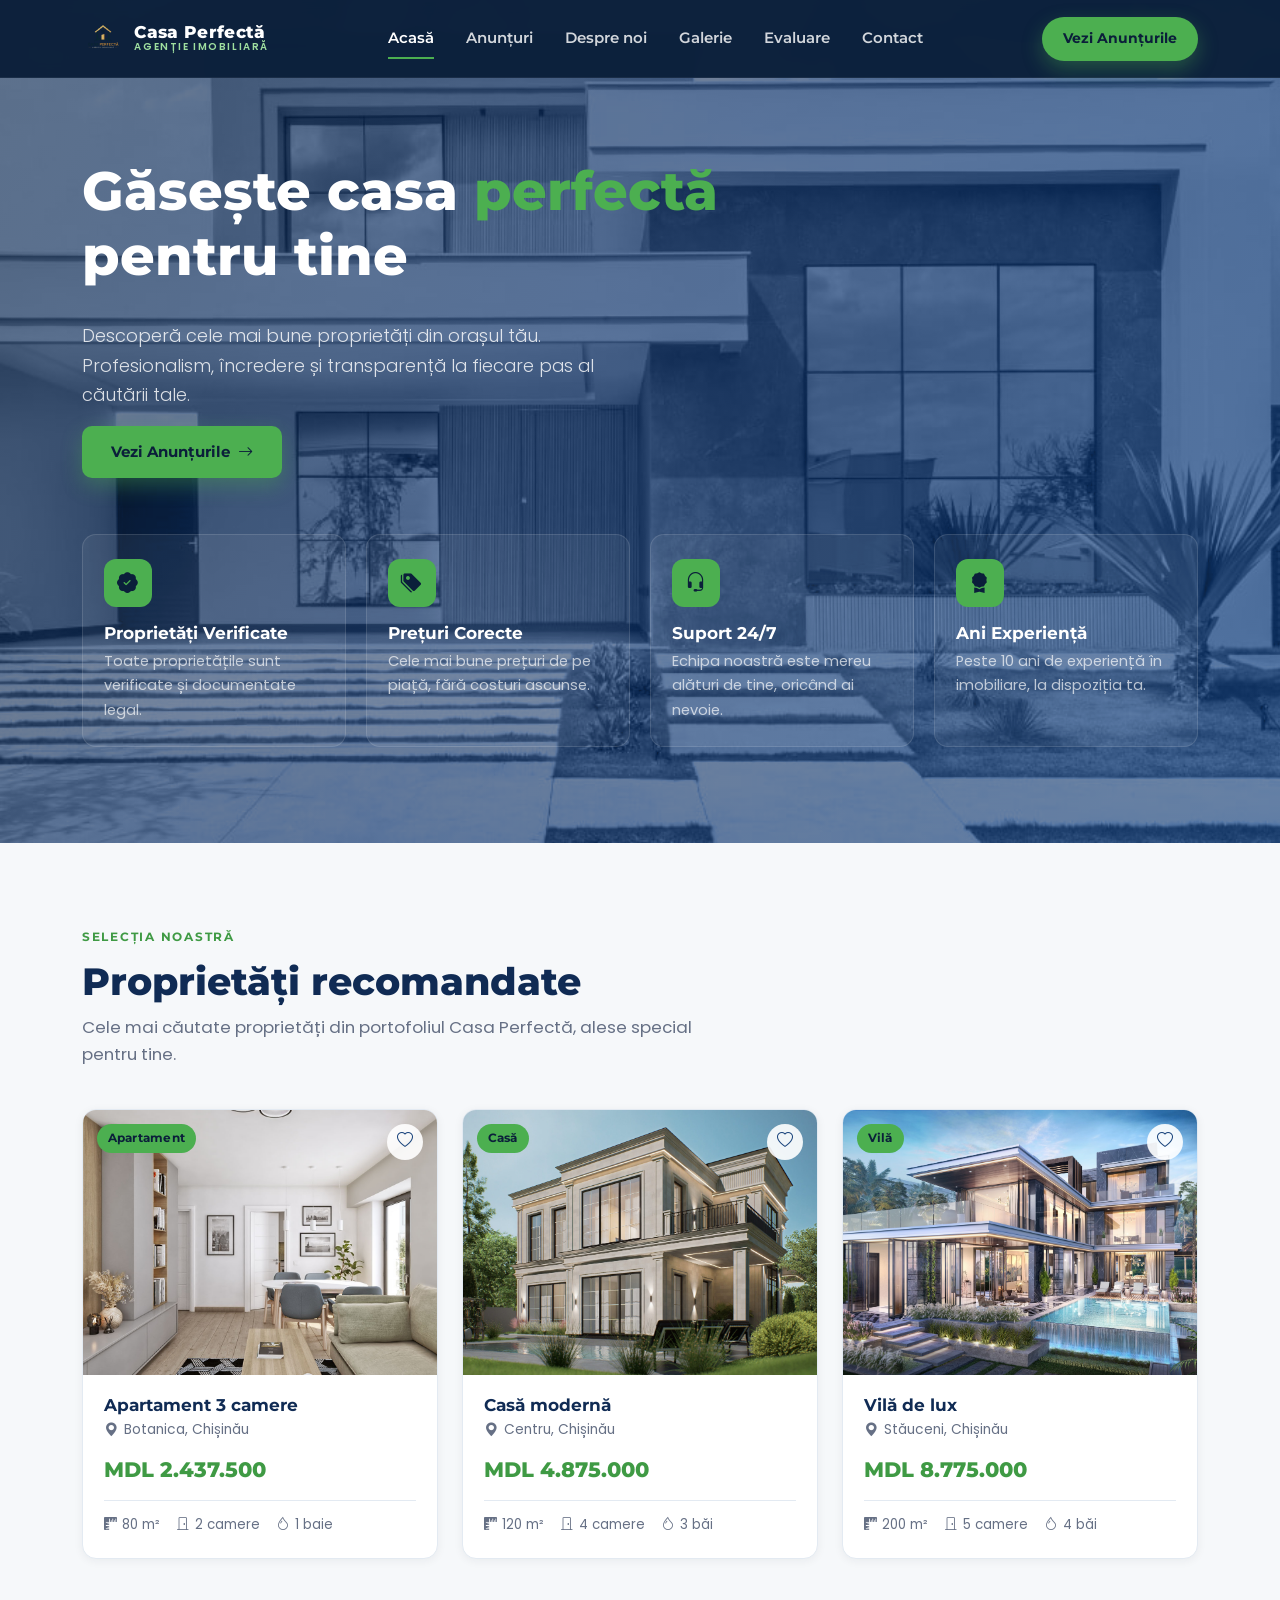
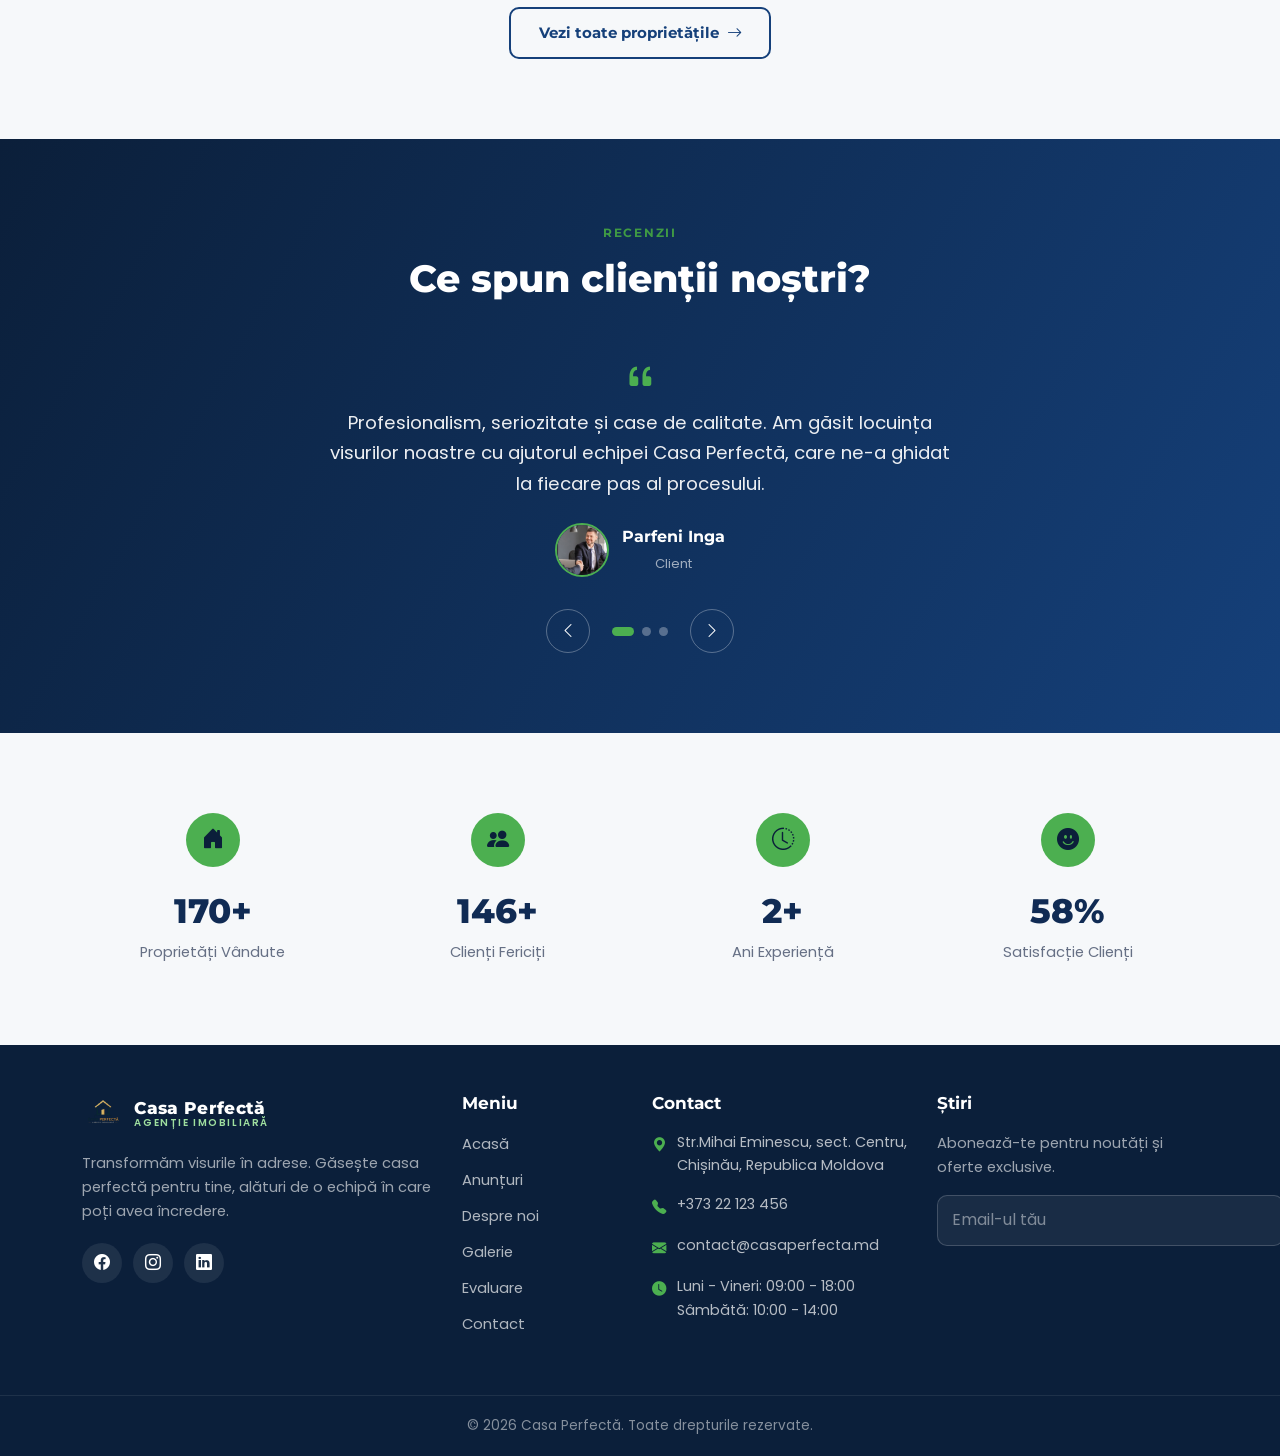
<file: index.html>
<!doctype html>
<html lang="ro-MD">
  <head>
    <meta charset="UTF-8" />
    <meta name="viewport" content="width=device-width, initial-scale=1.0" />
    <title>Casa Perfectă – Agenție Imobiliară din Republica Moldova</title>
    <link rel="shortcut icon" href="favicon.ico" type="image/png" />
    <meta
      name="description"
      content="Găsește casa perfectă pentru tine. Anunțuri imobiliare verificate, evaluare gratuită și suport 24/7 de la o agenție de încredere."
    />
    <meta name="robots" content="index, follow" />
    <link rel="canonical" href="index.html" />

    <meta
      property="og:title"
      content="Casa Perfectă – Agenție Imobiliară din Republica Moldova"
    />
    <meta
      property="og:description"
      content="Anunțuri imobiliare verificate, evaluare gratuită și suport 24/7."
    />
    <meta property="og:type" content="website" />
    <meta property="og:image" content="img/hero/hero-home.jpg" />

    <link rel="icon" type="image/png" href="img/logo.png" />
    <link rel="apple-touch-icon" href="img/logo.png" />

    <link rel="preconnect" href="https://fonts.googleapis.com" />
    <link rel="preconnect" href="https://fonts.gstatic.com" crossorigin />
    <link
      href="https://fonts.googleapis.com/css2?family=Montserrat:wght@500;600;700;800&family=Poppins:wght@300;400;500;600&display=swap"
      rel="stylesheet"
    />
    <link
      href="https://cdn.jsdelivr.net/npm/bootstrap@5.3.3/dist/css/bootstrap.min.css"
      rel="stylesheet"
    />
    <link
      href="https://cdn.jsdelivr.net/npm/bootstrap-icons@1.11.3/font/bootstrap-icons.css"
      rel="stylesheet"
    />
    <link href="css/style.css" rel="stylesheet" />
  </head>
  <body>
    <a href="#main-content" class="skip-link">Sari la conținutul principal</a>

    <header>
      <nav class="site-navbar" id="siteNavbar">
        <div class="container navbar-inner">
          <a href="index.html" class="brand" aria-label="Casa Perfectă – Acasă">
            <img
              src="img/logo.png"
              alt="Sigla agenției imobiliare Casa Perfectă"
              width="42"
              height="42"
            />
            <span class="brand-text"
              ><strong>Casa Perfectă</strong
              ><span>Agenție Imobiliară</span></span
            >
          </a>
          <ul class="nav-links d-none d-lg-flex">
            <li>
              <a href="index.html" class="active" aria-current="page">Acasă</a>
            </li>
            <li><a href="listings.html">Anunțuri</a></li>
            <li><a href="about.html">Despre noi</a></li>
            <li><a href="gallery.html">Galerie</a></li>
            <li><a href="evaluation.html">Evaluare</a></li>
            <li><a href="contact.html">Contact</a></li>
          </ul>
          <div class="d-none d-lg-block">
            <a href="listings.html" class="btn btn-gold btn-sm-pill"
              >Vezi Anunțurile</a
            >
          </div>
          <button
            class="navbar-toggler-custom d-lg-none"
            type="button"
            data-bs-toggle="offcanvas"
            data-bs-target="#mobileMenu"
            aria-controls="mobileMenu"
            aria-label="Deschide meniul de navigare"
          >
            <i class="bi bi-list"></i>
          </button>
        </div>
      </nav>

      <div
        class="offcanvas offcanvas-end offcanvas-menu"
        tabindex="-1"
        id="mobileMenu"
        aria-labelledby="mobileMenuLabel"
      >
        <div class="offcanvas-header">
          <a href="index.html" class="brand">
            <img
              src="img/logo.png"
              alt="Casa Perfectă"
              width="38"
              height="38"
            />
            <span class="brand-text"
              ><strong>Casa Perfectă</strong
              ><span>Agenție Imobiliară</span></span
            >
          </a>
          <button
            type="button"
            class="btn-close btn-close-custom"
            data-bs-dismiss="offcanvas"
            aria-label="Închide meniul"
          ></button>
        </div>
        <div class="offcanvas-body d-flex flex-column">
          <ul class="nav-links">
            <li>
              <a href="index.html" class="active" aria-current="page">Acasă</a>
            </li>
            <li><a href="listings.html">Anunțuri</a></li>
            <li><a href="about.html">Despre noi</a></li>
            <li><a href="gallery.html">Galerie</a></li>
            <li><a href="evaluation.html">Evaluare</a></li>
            <li><a href="contact.html">Contact</a></li>
          </ul>
          <a href="listings.html" class="btn btn-gold w-100">Vezi Anunțurile</a>
          <a
            href="tel:+37322123456"
            class="btn btn-outline-light-custom w-100 mt-2"
            >Sună acum</a
          >
        </div>
      </div>
    </header>

    <main id="main-content">
      <section class="hero hero-home">
        <div class="container">
          <h1>
            Găsește casa <span class="text-gold">perfectă</span> pentru tine
          </h1>
          <p class="lead">
            Descoperă cele mai bune proprietăți din orașul tău. Profesionalism,
            încredere și transparență la fiecare pas al căutării tale.
          </p>
          <a href="listings.html" class="btn btn-gold"
            >Vezi Anunțurile <i class="bi bi-arrow-right"></i
          ></a>

          <div class="advantage-strip">
            <div class="advantage-card">
              <div class="adv-icon"><i class="bi bi-patch-check-fill"></i></div>
              <h3>Proprietăți Verificate</h3>
              <p>Toate proprietățile sunt verificate și documentate legal.</p>
            </div>
            <div class="advantage-card">
              <div class="adv-icon"><i class="bi bi-tags-fill"></i></div>
              <h3>Prețuri Corecte</h3>
              <p>Cele mai bune prețuri de pe piață, fără costuri ascunse.</p>
            </div>
            <div class="advantage-card">
              <div class="adv-icon"><i class="bi bi-headset"></i></div>
              <h3>Suport 24/7</h3>
              <p>
                Echipa noastră este mereu alături de tine, oricând ai nevoie.
              </p>
            </div>
            <div class="advantage-card">
              <div class="adv-icon"><i class="bi bi-award-fill"></i></div>
              <h3>Ani Experiență</h3>
              <p>Peste 10 ani de experiență în imobiliare, la dispoziția ta.</p>
            </div>
          </div>
        </div>
      </section>

      <section class="section-pad bg-beige">
        <div class="container">
          <div
            class="d-flex flex-wrap justify-content-between align-items-end mb-4"
          >
            <div>
              <span class="eyebrow">Selecția noastră</span>
              <h2 class="section-title">Proprietăți recomandate</h2>
              <p class="section-subtitle">
                Cele mai căutate proprietăți din portofoliul Casa Perfectă,
                alese special pentru tine.
              </p>
            </div>
          </div>

          <div class="row g-4">
            <div class="col-md-6 col-lg-4">
              <article class="property-card">
                <div class="pc-media">
                  <span class="pc-badge">Apartament</span>
                  <button class="pc-fav" aria-label="Adaugă la favorite">
                    <i class="bi bi-heart"></i>
                  </button>
                  <img
                    src="img/properties/property-2.jpg"
                    alt="Apartament cu 3 camere de vânzare în Chișinău, Botanica"
                    loading="lazy"
                    width="800"
                    height="600"
                  />
                </div>
                <div class="pc-body">
                  <h3>
                    <a href="listings.html#property-2">Apartament 3 camere</a>
                  </h3>
                  <p class="pc-location">
                    <i class="bi bi-geo-alt-fill"></i> Botanica, Chișinău
                  </p>
                  <p class="pc-price">MDL 2.437.500</p>
                  <div class="pc-specs">
                    <span><i class="bi bi-rulers"></i> 80 m²</span>
                    <span><i class="bi bi-door-closed"></i> 2 camere</span>
                    <span><i class="bi bi-droplet"></i> 1 baie</span>
                  </div>
                </div>
              </article>
            </div>
            <div class="col-md-6 col-lg-4">
              <article class="property-card">
                <div class="pc-media">
                  <span class="pc-badge">Casă</span>
                  <button class="pc-fav" aria-label="Adaugă la favorite">
                    <i class="bi bi-heart"></i>
                  </button>
                  <img
                    src="img/properties/property-3.jpg"
                    alt="Casă modernă de vânzare în Chișinău, Centru"
                    loading="lazy"
                    width="800"
                    height="600"
                  />
                </div>
                <div class="pc-body">
                  <h3><a href="listings.html#property-3">Casă modernă</a></h3>
                  <p class="pc-location">
                    <i class="bi bi-geo-alt-fill"></i> Centru, Chișinău
                  </p>
                  <p class="pc-price">MDL 4.875.000</p>
                  <div class="pc-specs">
                    <span><i class="bi bi-rulers"></i> 120 m²</span>
                    <span><i class="bi bi-door-closed"></i> 4 camere</span>
                    <span><i class="bi bi-droplet"></i> 3 băi</span>
                  </div>
                </div>
              </article>
            </div>
            <div class="col-md-6 col-lg-4">
              <article class="property-card">
                <div class="pc-media">
                  <span class="pc-badge">Vilă</span>
                  <button class="pc-fav" aria-label="Adaugă la favorite">
                    <i class="bi bi-heart"></i>
                  </button>
                  <img
                    src="img/properties/property-4.jpg"
                    alt="Vilă de lux de vânzare în Stăuceni, Chișinău"
                    loading="lazy"
                    width="800"
                    height="600"
                  />
                </div>
                <div class="pc-body">
                  <h3><a href="listings.html#property-4">Vilă de lux</a></h3>
                  <p class="pc-location">
                    <i class="bi bi-geo-alt-fill"></i> Stăuceni, Chișinău
                  </p>
                  <p class="pc-price">MDL 8.775.000</p>
                  <div class="pc-specs">
                    <span><i class="bi bi-rulers"></i> 200 m²</span>
                    <span><i class="bi bi-door-closed"></i> 5 camere</span>
                    <span><i class="bi bi-droplet"></i> 4 băi</span>
                  </div>
                </div>
              </article>
            </div>
          </div>

          <div class="text-center mt-5">
            <a href="listings.html" class="btn btn-outline-navy"
              >Vezi toate proprietățile <i class="bi bi-arrow-right"></i
            ></a>
          </div>
        </div>
      </section>

      <section class="section-pad testimonial-section">
        <div class="container">
          <div class="text-center mb-5">
            <span class="eyebrow">Recenzii</span>
            <h2 class="section-title">Ce spun clienții noștri?</h2>
          </div>

          <div class="testimonial-slider" id="testimonialSlider">
            <div class="testimonial-track">
              <div class="testimonial-slides" id="testimonialSlides">
                <div class="testimonial-slide">
                  <i class="bi bi-quote quote-icon"></i>
                  <p class="quote">
                    Profesionalism, seriozitate și case de calitate. Am găsit
                    locuința visurilor noastre cu ajutorul echipei Casa
                    Perfectă, care ne-a ghidat la fiecare pas al procesului.
                  </p>
                  <div class="testimonial-author">
                    <img
                      src="img/team/client-1.jpg"
                      alt="Parfeni Inga, client Casa Perfectă"
                      width="54"
                      height="54"
                      loading="lazy"
                    />
                    <span>
                      <span class="name">Parfeni Inga</span>
                      <span class="role">Client</span>
                    </span>
                  </div>
                </div>
                <div class="testimonial-slide">
                  <i class="bi bi-quote quote-icon"></i>
                  <p class="quote">
                    Am vândut apartamentul în doar trei săptămâni, la un preț
                    excelent. Echipa a fost mereu disponibilă și transparentă în
                    privința fiecărui detaliu al tranzacției.
                  </p>
                  <div class="testimonial-author">
                    <img
                      src="img/team/client-2.jpg"
                      alt="Cozma Petru, client Casa Perfectă"
                      width="54"
                      height="54"
                      loading="lazy"
                    />
                    <span>
                      <span class="name">Cozma Petru</span>
                      <span class="role">Client</span>
                    </span>
                  </div>
                </div>
                <div class="testimonial-slide">
                  <i class="bi bi-quote quote-icon"></i>
                  <p class="quote">
                    Recomand cu încredere Casa Perfectă! Calculatorul de credit
                    și evaluarea gratuită m-au ajutat să iau decizia corectă
                    rapid, fără bătăi de cap.
                  </p>
                  <div class="testimonial-author">
                    <img
                      src="img/team/client-3.jpg"
                      alt="Balaban Bogdan, client Casa Perfectă"
                      width="54"
                      height="54"
                      loading="lazy"
                    />
                    <span>
                      <span class="name">Balaban Bogdan</span>
                      <span class="role">Client</span>
                    </span>
                  </div>
                </div>
              </div>
            </div>

            <div class="slider-controls">
              <button
                class="slider-arrow"
                id="testimonialPrev"
                aria-label="Recenzia anterioară"
              >
                <i class="bi bi-chevron-left"></i>
              </button>
              <div class="slider-dots" id="testimonialDots"></div>
              <button
                class="slider-arrow"
                id="testimonialNext"
                aria-label="Recenzia următoare"
              >
                <i class="bi bi-chevron-right"></i>
              </button>
            </div>
          </div>
        </div>
      </section>

      <section class="section-pad bg-beige">
        <div class="container">
          <div class="counter-row">
            <div class="counter-item">
              <div class="counter-icon">
                <i class="bi bi-house-door-fill"></i>
              </div>
              <span class="counter-num" data-target="234" data-suffix="+"
                >0</span
              >
              <span class="counter-label">Proprietăți Vândute</span>
            </div>
            <div class="counter-item">
              <div class="counter-icon"><i class="bi bi-people-fill"></i></div>
              <span class="counter-num" data-target="201" data-suffix="+"
                >0</span
              >
              <span class="counter-label">Clienți Fericiți</span>
            </div>
            <div class="counter-item">
              <div class="counter-icon">
                <i class="bi bi-clock-history"></i>
              </div>
              <span class="counter-num" data-target="4" data-suffix="+">0</span>
              <span class="counter-label">Ani Experiență</span>
            </div>
            <div class="counter-item">
              <div class="counter-icon">
                <i class="bi bi-emoji-smile-fill"></i>
              </div>
              <span class="counter-num" data-target="80" data-suffix="%"
                >0</span
              >
              <span class="counter-label">Satisfacție Clienți</span>
            </div>
          </div>
        </div>
      </section>
    </main>

    <footer class="site-footer">
      <div class="container py-5">
        <div class="row gy-4">
          <div class="col-lg-4 col-md-6">
            <a href="index.html" class="brand mb-3 d-inline-flex">
              <img
                src="img/logo.png"
                alt="Casa Perfectă"
                width="42"
                height="42"
              />
              <span class="brand-text"
                ><strong>Casa Perfectă</strong
                ><span>Agenție Imobiliară</span></span
              >
            </a>
            <p>
              Transformăm visurile în adrese. Găsește casa perfectă pentru tine,
              alături de o echipă în care poți avea încredere.
            </p>
            <div class="social-icons">
              <a
                href="https://facebook.com"
                target="_blank"
                rel="noopener noreferrer"
                aria-label="Pagina noastră de Facebook"
                ><i class="bi bi-facebook"></i
              ></a>
              <a
                href="https://instagram.com"
                target="_blank"
                rel="noopener noreferrer"
                aria-label="Pagina noastră de Instagram"
                ><i class="bi bi-instagram"></i
              ></a>
              <a
                href="https://linkedin.com"
                target="_blank"
                rel="noopener noreferrer"
                aria-label="Pagina noastră de LinkedIn"
                ><i class="bi bi-linkedin"></i
              ></a>
            </div>
          </div>
          <div class="col-lg-2 col-md-6">
            <h3>Meniu</h3>
            <ul class="footer-links">
              <li><a href="index.html">Acasă</a></li>
              <li><a href="listings.html">Anunțuri</a></li>
              <li><a href="about.html">Despre noi</a></li>
              <li><a href="gallery.html">Galerie</a></li>
              <li><a href="evaluation.html">Evaluare</a></li>
              <li><a href="contact.html">Contact</a></li>
            </ul>
          </div>
          <div class="col-lg-3 col-md-6">
            <h3>Contact</h3>
            <ul class="footer-contact">
              <li>
                <i class="bi bi-geo-alt-fill"></i
                ><span
                  >Str.Mihai Eminescu, sect. Centru, Chișinău, Republica
                  Moldova</span
                >
              </li>
              <li>
                <i class="bi bi-telephone-fill"></i
                ><span><a href="tel:+37322123456">+373 22 123 456</a></span>
              </li>
              <li>
                <i class="bi bi-envelope-fill"></i
                ><span
                  ><a href="mailto:contact@casaperfecta.md"
                    >contact@casaperfecta.md</a
                  ></span
                >
              </li>
              <li>
                <i class="bi bi-clock-fill"></i
                ><span
                  >Luni - Vineri: 09:00 - 18:00<br />Sâmbătă: 10:00 -
                  14:00</span
                >
              </li>
            </ul>
          </div>
          <div class="col-lg-3 col-md-6">
            <h3>Știri</h3>
            <p>Abonează-te pentru noutăți și oferte exclusive.</p>
            <form class="newsletter-form" id="newsletterForm" novalidate>
              <label for="newsletterEmail" class="visually-hidden"
                >Adresa ta de email</label
              >
              <input
                type="email"
                id="newsletterEmail"
                placeholder="Email-ul tău"
                required
              />
              <button type="submit" aria-label="Abonează-te">
                <i class="bi bi-send-fill"></i>
              </button>
            </form>
          </div>
        </div>
      </div>
      <div class="footer-bottom">
        <div class="container">
          &copy; <span id="currentYear">2026</span> Casa Perfectă. Toate
          drepturile rezervate.
        </div>
      </div>
    </footer>

    <button class="back-to-top" id="backToTop" aria-label="Înapoi sus">
      <i class="bi bi-arrow-up"></i>
    </button>

    <script src="https://cdn.jsdelivr.net/npm/bootstrap@5.3.3/dist/js/bootstrap.bundle.min.js"></script>
    <script src="js/main.js" defer></script>
  </body>
</html>
</file>
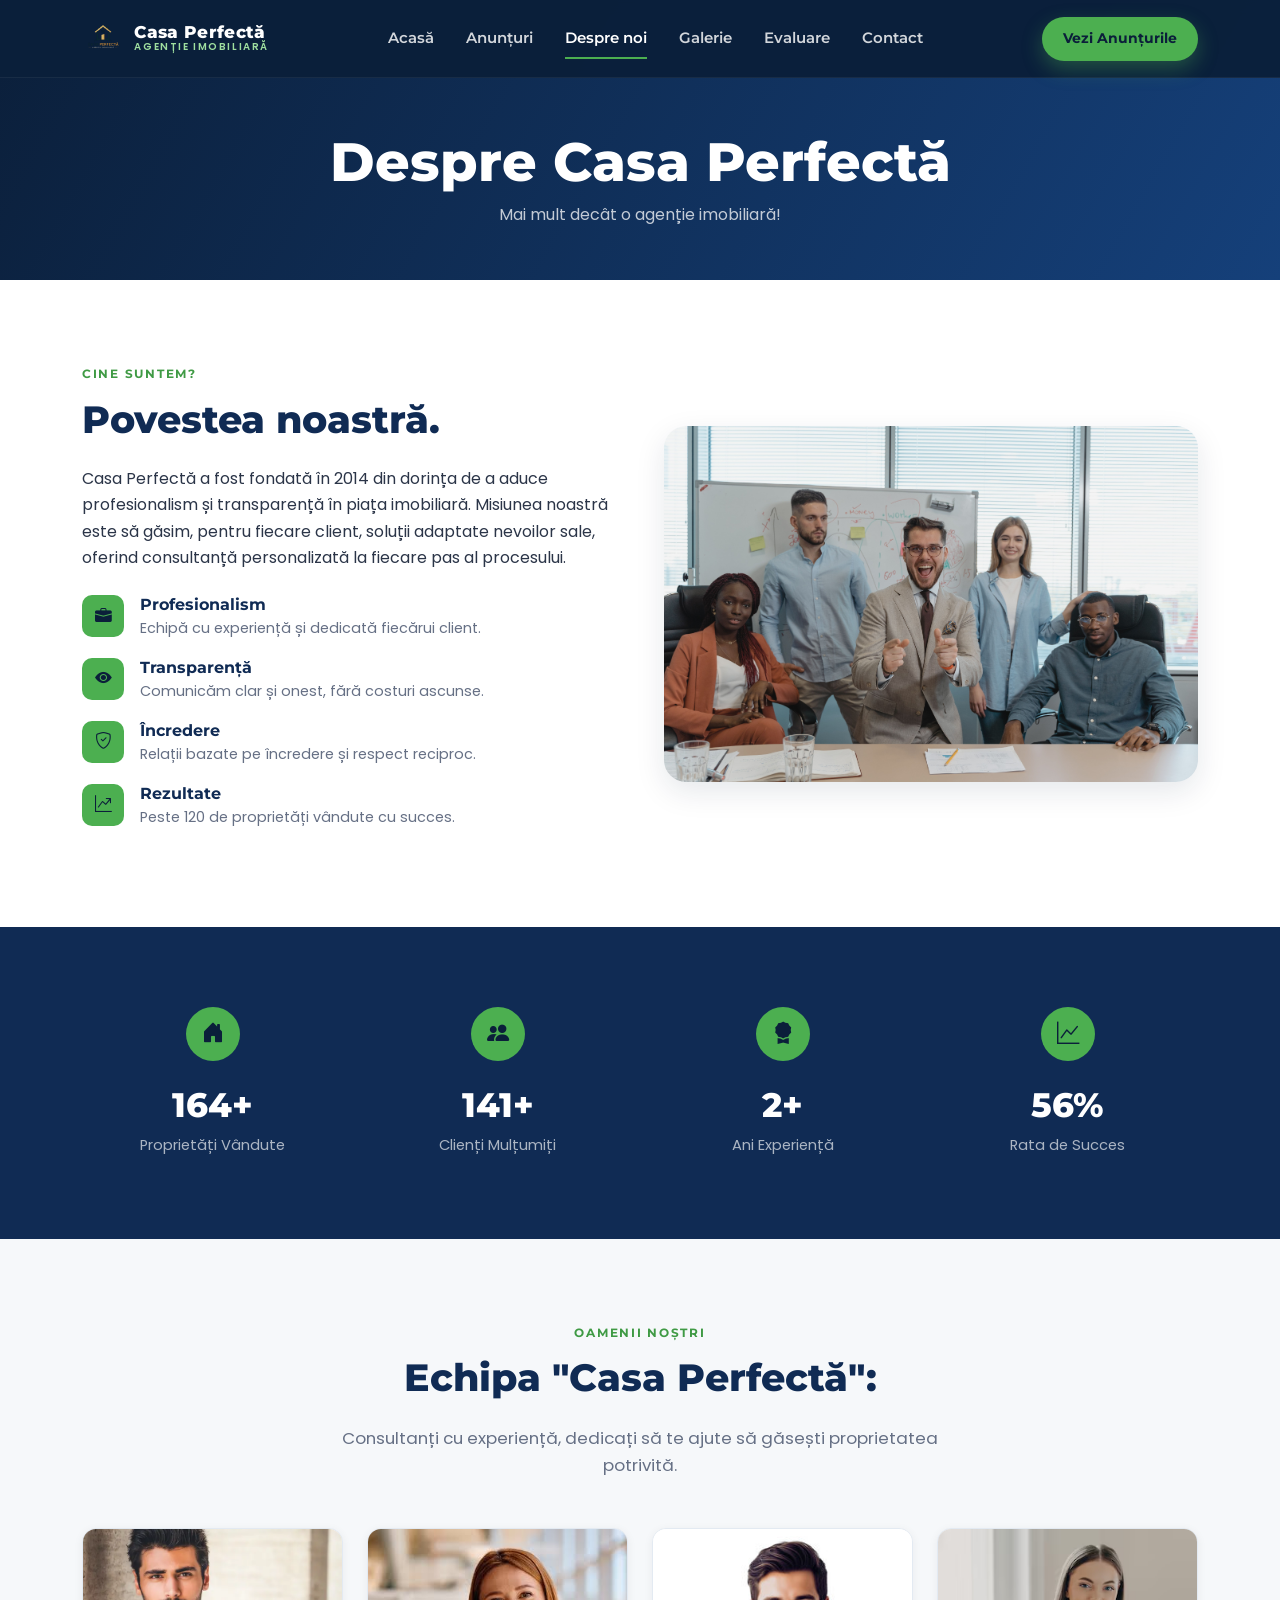
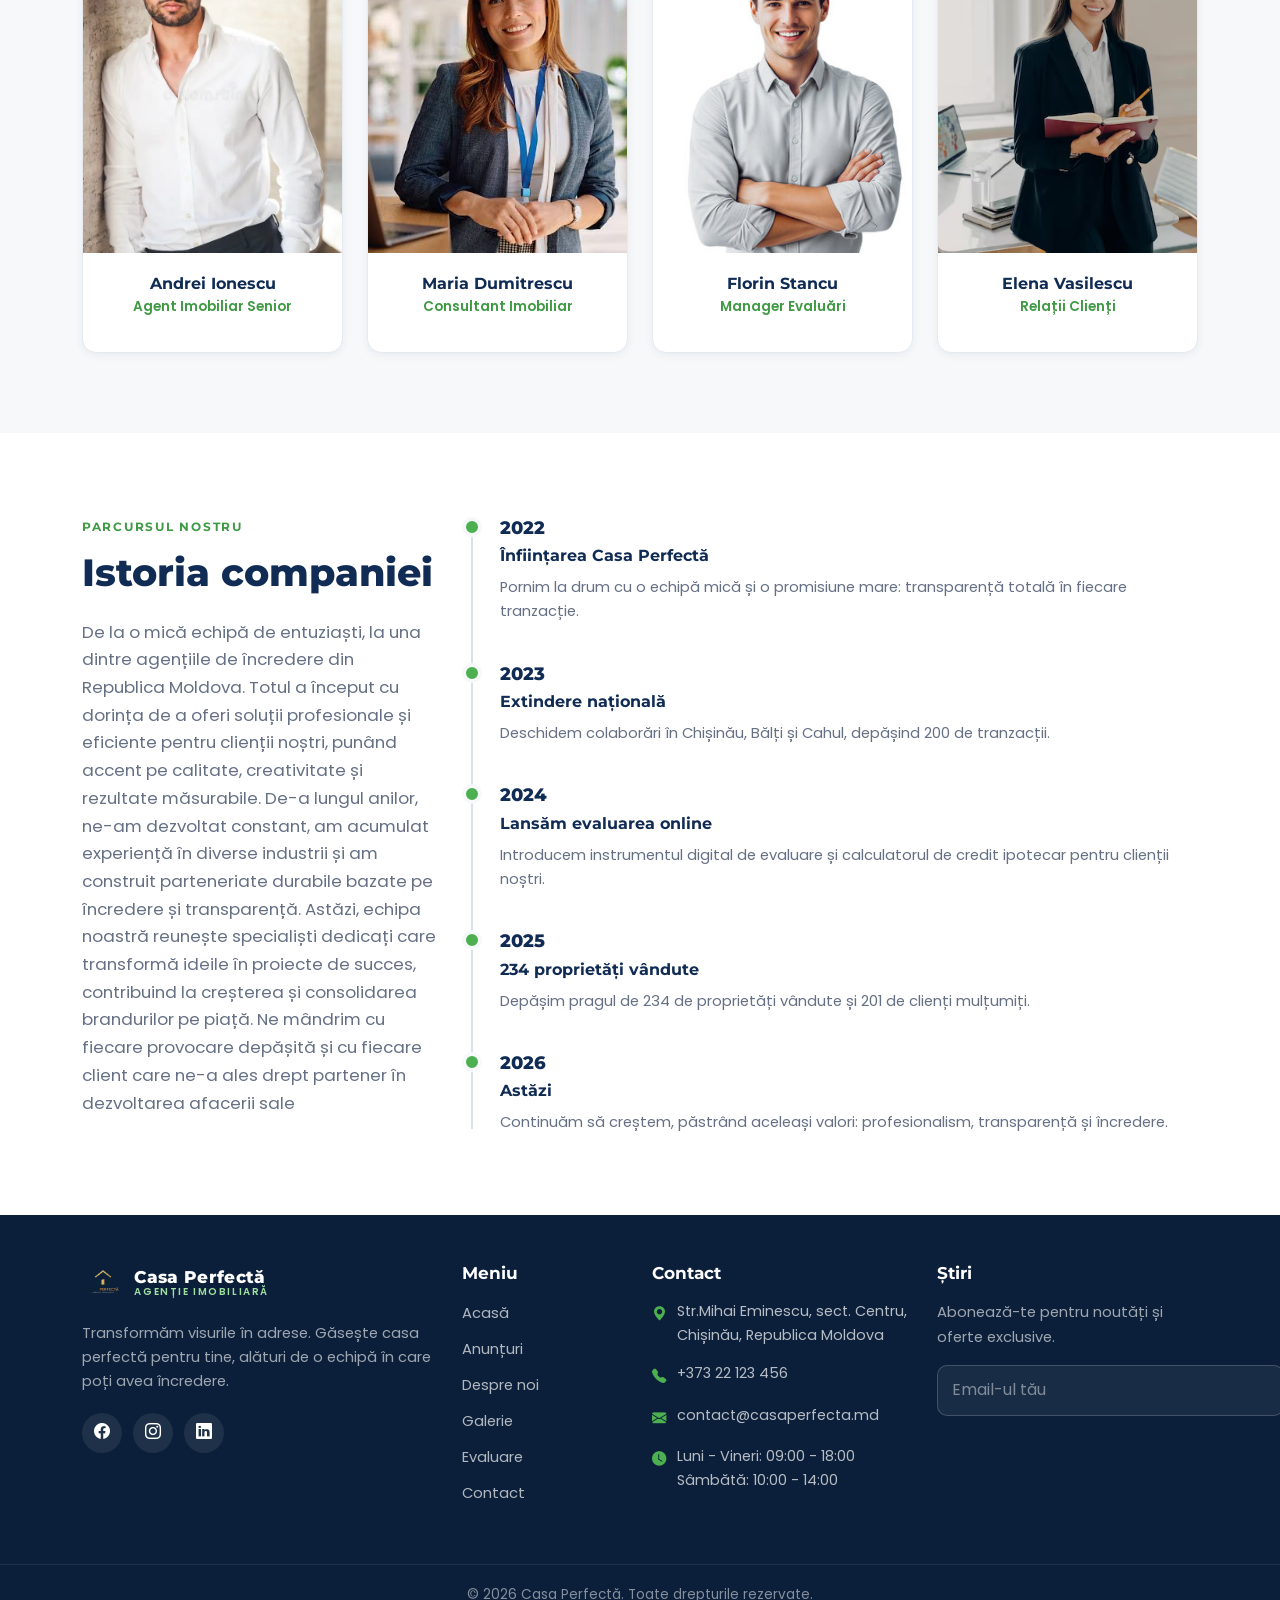
<file: about.html>
<!doctype html>
<html lang="ro-MD">
  <head>
    <meta charset="UTF-8" />
    <meta name="viewport" content="width=device-width, initial-scale=1.0" />
    <title>Despre Noi – Casa Perfectă Agenție Imobiliară</title>
    <link rel="shortcut icon" href="favicon.ico" type="image/png" />
    <meta
      name="description"
      content="Află povestea, misiunea și echipa Casa Perfectă – peste 10 ani de experiență și 120+ proprietăți vândute cu succes în Republica Moldova."
    />
    <meta name="robots" content="index, follow" />
    <link rel="canonical" href="about.html" />
    <meta
      property="og:title"
      content="Despre Noi – Casa Perfectă Republica Moldova"
    />
    <meta
      property="og:description"
      content="Povestea, misiunea și echipa din spatele agenției Casa Perfectă."
    />
    <meta property="og:type" content="website" />
    <link rel="icon" type="image/png" href="img/logo.png" />
    <link rel="apple-touch-icon" href="img/logo.png" />
    <link rel="preconnect" href="https://fonts.googleapis.com" />
    <link rel="preconnect" href="https://fonts.gstatic.com" crossorigin />
    <link
      href="https://fonts.googleapis.com/css2?family=Montserrat:wght@500;600;700;800&family=Poppins:wght@300;400;500;600&display=swap"
      rel="stylesheet"
    />
    <link
      href="https://cdn.jsdelivr.net/npm/bootstrap@5.3.3/dist/css/bootstrap.min.css"
      rel="stylesheet"
    />
    <link
      href="https://cdn.jsdelivr.net/npm/bootstrap-icons@1.11.3/font/bootstrap-icons.css"
      rel="stylesheet"
    />
    <link href="css/style.css" rel="stylesheet" />
  </head>
  <body>
    <a href="#main-content" class="skip-link">Sari la conținutul principal</a>

    <header>
      <nav class="site-navbar" id="siteNavbar">
        <div class="container navbar-inner">
          <a href="index.html" class="brand" aria-label="Casa Perfectă – Acasă">
            <img
              src="img/logo.png"
              alt="Sigla agenției imobiliare Casa Perfectă"
              width="42"
              height="42"
            />
            <span class="brand-text"
              ><strong>Casa Perfectă</strong
              ><span>Agenție Imobiliară</span></span
            >
          </a>
          <ul class="nav-links d-none d-lg-flex">
            <li><a href="index.html">Acasă</a></li>
            <li><a href="listings.html">Anunțuri</a></li>
            <li>
              <a href="about.html" class="active" aria-current="page"
                >Despre noi</a
              >
            </li>
            <li><a href="gallery.html">Galerie</a></li>
            <li><a href="evaluation.html">Evaluare</a></li>
            <li><a href="contact.html">Contact</a></li>
          </ul>
          <div class="d-none d-lg-block">
            <a href="listings.html" class="btn btn-gold btn-sm-pill"
              >Vezi Anunțurile</a
            >
          </div>
          <button
            class="navbar-toggler-custom d-lg-none"
            type="button"
            data-bs-toggle="offcanvas"
            data-bs-target="#mobileMenu"
            aria-controls="mobileMenu"
            aria-label="Deschide meniul de navigare"
          >
            <i class="bi bi-list"></i>
          </button>
        </div>
      </nav>

      <div
        class="offcanvas offcanvas-end offcanvas-menu"
        tabindex="-1"
        id="mobileMenu"
        aria-labelledby="mobileMenuLabel"
      >
        <div class="offcanvas-header">
          <a href="index.html" class="brand">
            <img
              src="img/logo.png"
              alt="Casa Perfectă"
              width="38"
              height="38"
            />
            <span class="brand-text"
              ><strong>Casa Perfectă</strong
              ><span>Agenție Imobiliară</span></span
            >
          </a>
          <button
            type="button"
            class="btn-close btn-close-custom"
            data-bs-dismiss="offcanvas"
            aria-label="Închide meniul"
          ></button>
        </div>
        <div class="offcanvas-body d-flex flex-column">
          <ul class="nav-links">
            <li><a href="index.html">Acasă</a></li>
            <li><a href="listings.html">Anunțuri</a></li>
            <li>
              <a href="about.html" class="active" aria-current="page"
                >Despre noi</a
              >
            </li>
            <li><a href="gallery.html">Galerie</a></li>
            <li><a href="evaluation.html">Evaluare</a></li>
            <li><a href="contact.html">Contact</a></li>
          </ul>
          <a href="listings.html" class="btn btn-gold w-100">Vezi Anunțurile</a>
          <a
            href="tel:+37322123456"
            class="btn btn-outline-light-custom w-100 mt-2"
            >Sună acum</a
          >
        </div>
      </div>
    </header>

    <main id="main-content">
      <section class="page-header">
        <div class="container">
          <h1>Despre Casa Perfectă</h1>
          <p>Mai mult decât o agenție imobiliară!</p>
        </div>
      </section>

      <section class="section-pad">
        <div class="container">
          <div class="row align-items-center g-5">
            <div class="col-lg-6">
              <span class="eyebrow">Cine suntem?</span>
              <h2>Povestea noastră.</h2>
              <p>
                Casa Perfectă a fost fondată în 2014 din dorința de a aduce
                profesionalism și transparență în piața imobiliară. Misiunea
                noastră este să găsim, pentru fiecare client, soluții adaptate
                nevoilor sale, oferind consultanță personalizată la fiecare pas
                al procesului.
              </p>

              <ul class="value-list mt-4">
                <li>
                  <div class="value-icon">
                    <i class="bi bi-briefcase-fill"></i>
                  </div>
                  <div>
                    <h3>Profesionalism</h3>
                    <p>Echipă cu experiență și dedicată fiecărui client.</p>
                  </div>
                </li>
                <li>
                  <div class="value-icon"><i class="bi bi-eye-fill"></i></div>
                  <div>
                    <h3>Transparență</h3>
                    <p>Comunicăm clar și onest, fără costuri ascunse.</p>
                  </div>
                </li>
                <li>
                  <div class="value-icon">
                    <i class="bi bi-shield-check"></i>
                  </div>
                  <div>
                    <h3>Încredere</h3>
                    <p>Relații bazate pe încredere și respect reciproc.</p>
                  </div>
                </li>
                <li>
                  <div class="value-icon">
                    <i class="bi bi-graph-up-arrow"></i>
                  </div>
                  <div>
                    <h3>Rezultate</h3>
                    <p>Peste 120 de proprietăți vândute cu succes.</p>
                  </div>
                </li>
              </ul>
            </div>
            <div class="col-lg-6">
              <div class="about-photo">
                <img
                  src="img/team/team-group.jpg"
                  alt="Echipa agenției imobiliare Casa Perfectă"
                  loading="lazy"
                  width="1200"
                  height="900"
                />
              </div>
            </div>
          </div>
        </div>
      </section>

      <section class="section-pad bg-navy">
        <div class="container">
          <div class="counter-row on-dark">
            <div class="counter-item">
              <div class="counter-icon">
                <i class="bi bi-house-door-fill"></i>
              </div>
              <span class="counter-num" data-target="234" data-suffix="+"
                >0</span
              >
              <span class="counter-label">Proprietăți Vândute</span>
            </div>
            <div class="counter-item">
              <div class="counter-icon"><i class="bi bi-people-fill"></i></div>
              <span class="counter-num" data-target="201" data-suffix="+"
                >0</span
              >
              <span class="counter-label">Clienți Mulțumiți</span>
            </div>
            <div class="counter-item">
              <div class="counter-icon"><i class="bi bi-award-fill"></i></div>
              <span class="counter-num" data-target="4" data-suffix="+">0</span>
              <span class="counter-label">Ani Experiență</span>
            </div>
            <div class="counter-item">
              <div class="counter-icon"><i class="bi bi-graph-up"></i></div>
              <span class="counter-num" data-target="80" data-suffix="%"
                >0</span
              >
              <span class="counter-label">Rata de Succes</span>
            </div>
          </div>
        </div>
      </section>

      <section class="section-pad bg-beige">
        <div class="container">
          <div class="text-center mb-5">
            <span class="eyebrow">Oamenii noștri</span>
            <h2>Echipa "Casa Perfectă":</h2>
            <p class="section-subtitle mx-auto">
              Consultanți cu experiență, dedicați să te ajute să găsești
              proprietatea potrivită.
            </p>
          </div>
          <div class="row g-4">
            <div class="col-sm-6 col-lg-3">
              <article class="team-card">
                <div class="tc-media">
                  <img
                    src="img/team/team-1.jpg"
                    alt="Andrei Ionescu, agent imobiliar senior la Casa Perfectă"
                    loading="lazy"
                    width="500"
                    height="600"
                  />
                </div>
                <div class="tc-body">
                  <h3>Andrei Ionescu</h3>
                  <p class="role">Agent Imobiliar Senior</p>
                </div>
              </article>
            </div>
            <div class="col-sm-6 col-lg-3">
              <article class="team-card">
                <div class="tc-media">
                  <img
                    src="img/team/team-2.jpg"
                    alt="Maria Dumitrescu, consultant imobiliar la Casa Perfectă"
                    loading="lazy"
                    width="500"
                    height="600"
                  />
                </div>
                <div class="tc-body">
                  <h3>Maria Dumitrescu</h3>
                  <p class="role">Consultant Imobiliar</p>
                </div>
              </article>
            </div>
            <div class="col-sm-6 col-lg-3">
              <article class="team-card">
                <div class="tc-media">
                  <img
                    src="img/team/team-3.jpg"
                    alt="Florin Stancu, manager evaluări la Casa Perfectă"
                    loading="lazy"
                    width="500"
                    height="600"
                  />
                </div>
                <div class="tc-body">
                  <h3>Florin Stancu</h3>
                  <p class="role">Manager Evaluări</p>
                </div>
              </article>
            </div>
            <div class="col-sm-6 col-lg-3">
              <article class="team-card">
                <div class="tc-media">
                  <img
                    src="img/team/team-4.jpg"
                    alt="Elena Vasilescu, specialist relații clienți la Casa Perfectă"
                    loading="lazy"
                    width="500"
                    height="600"
                  />
                </div>
                <div class="tc-body">
                  <h3>Elena Vasilescu</h3>
                  <p class="role">Relații Clienți</p>
                </div>
              </article>
            </div>
          </div>
        </div>
      </section>

      <section class="section-pad">
        <div class="container">
          <div class="row">
            <div class="col-lg-4">
              <span class="eyebrow">Parcursul nostru</span>
              <h2>Istoria companiei</h2>
              <p class="section-subtitle">
                De la o mică echipă de entuziaști, la una dintre agențiile de
                încredere din Republica Moldova. Totul a început cu dorința de a
                oferi soluții profesionale și eficiente pentru clienții noștri,
                punând accent pe calitate, creativitate și rezultate măsurabile.
                De-a lungul anilor, ne-am dezvoltat constant, am acumulat
                experiență în diverse industrii și am construit parteneriate
                durabile bazate pe încredere și transparență. Astăzi, echipa
                noastră reunește specialiști dedicați care transformă ideile în
                proiecte de succes, contribuind la creșterea și consolidarea
                brandurilor pe piață. Ne mândrim cu fiecare provocare depășită
                și cu fiecare client care ne-a ales drept partener în
                dezvoltarea afacerii sale
              </p>
            </div>
            <div class="col-lg-8">
              <div class="timeline mt-4 mt-lg-0">
                <div class="timeline-item">
                  <span class="year">2022</span>
                  <h3>Înființarea Casa Perfectă</h3>
                  <p>
                    Pornim la drum cu o echipă mică și o promisiune mare:
                    transparență totală în fiecare tranzacție.
                  </p>
                </div>
                <div class="timeline-item">
                  <span class="year">2023</span>
                  <h3>Extindere națională</h3>
                  <p>
                    Deschidem colaborări în Chișinău, Bălți și Cahul, depășind
                    200 de tranzacții.
                  </p>
                </div>
                <div class="timeline-item">
                  <span class="year">2024</span>
                  <h3>Lansăm evaluarea online</h3>
                  <p>
                    Introducem instrumentul digital de evaluare și calculatorul
                    de credit ipotecar pentru clienții noștri.
                  </p>
                </div>
                <div class="timeline-item">
                  <span class="year">2025</span>
                  <h3>234 proprietăți vândute</h3>
                  <p>
                    Depășim pragul de 234 de proprietăți vândute și 201 de
                    clienți mulțumiți.
                  </p>
                </div>
                <div class="timeline-item">
                  <span class="year">2026</span>
                  <h3>Astăzi</h3>
                  <p>
                    Continuăm să creștem, păstrând aceleași valori:
                    profesionalism, transparență și încredere.
                  </p>
                </div>
              </div>
            </div>
          </div>
        </div>
      </section>
    </main>

    <footer class="site-footer">
      <div class="container py-5">
        <div class="row gy-4">
          <div class="col-lg-4 col-md-6">
            <a href="index.html" class="brand mb-3 d-inline-flex">
              <img
                src="img/logo.png"
                alt="Casa Perfectă"
                width="42"
                height="42"
              />
              <span class="brand-text"
                ><strong>Casa Perfectă</strong
                ><span>Agenție Imobiliară</span></span
              >
            </a>
            <p>
              Transformăm visurile în adrese. Găsește casa perfectă pentru tine,
              alături de o echipă în care poți avea încredere.
            </p>
            <div class="social-icons">
              <a
                href="https://facebook.com"
                target="_blank"
                rel="noopener noreferrer"
                aria-label="Pagina noastră de Facebook"
                ><i class="bi bi-facebook"></i
              ></a>
              <a
                href="https://instagram.com"
                target="_blank"
                rel="noopener noreferrer"
                aria-label="Pagina noastră de Instagram"
                ><i class="bi bi-instagram"></i
              ></a>
              <a
                href="https://linkedin.com"
                target="_blank"
                rel="noopener noreferrer"
                aria-label="Pagina noastră de LinkedIn"
                ><i class="bi bi-linkedin"></i
              ></a>
            </div>
          </div>
          <div class="col-lg-2 col-md-6">
            <h3>Meniu</h3>
            <ul class="footer-links">
              <li><a href="index.html">Acasă</a></li>
              <li><a href="listings.html">Anunțuri</a></li>
              <li><a href="about.html">Despre noi</a></li>
              <li><a href="gallery.html">Galerie</a></li>
              <li><a href="evaluation.html">Evaluare</a></li>
              <li><a href="contact.html">Contact</a></li>
            </ul>
          </div>
          <div class="col-lg-3 col-md-6">
            <h3>Contact</h3>
            <ul class="footer-contact">
              <li>
                <i class="bi bi-geo-alt-fill"></i
                ><span
                  >Str.Mihai Eminescu, sect. Centru, Chișinău, Republica
                  Moldova</span
                >
              </li>
              <li>
                <i class="bi bi-telephone-fill"></i
                ><span><a href="tel:+37322123456">+373 22 123 456</a></span>
              </li>
              <li>
                <i class="bi bi-envelope-fill"></i
                ><span
                  ><a href="mailto:contact@casaperfecta.md"
                    >contact@casaperfecta.md</a
                  ></span
                >
              </li>
              <li>
                <i class="bi bi-clock-fill"></i
                ><span
                  >Luni - Vineri: 09:00 - 18:00<br />Sâmbătă: 10:00 -
                  14:00</span
                >
              </li>
            </ul>
          </div>
          <div class="col-lg-3 col-md-6">
            <h3>Știri</h3>
            <p>Abonează-te pentru noutăți și oferte exclusive.</p>
            <form class="newsletter-form" id="newsletterForm" novalidate>
              <label for="newsletterEmail" class="visually-hidden"
                >Adresa ta de email</label
              >
              <input
                type="email"
                id="newsletterEmail"
                placeholder="Email-ul tău"
                required
              />
              <button type="submit" aria-label="Abonează-te">
                <i class="bi bi-send-fill"></i>
              </button>
            </form>
          </div>
        </div>
      </div>
      <div class="footer-bottom">
        <div class="container">
          &copy; <span id="currentYear">2026</span> Casa Perfectă. Toate
          drepturile rezervate.
        </div>
      </div>
    </footer>

    <button class="back-to-top" id="backToTop" aria-label="Înapoi sus">
      <i class="bi bi-arrow-up"></i>
    </button>

    <script src="https://cdn.jsdelivr.net/npm/bootstrap@5.3.3/dist/js/bootstrap.bundle.min.js"></script>
    <script src="js/main.js" defer></script>
  </body>
</html>
</file>
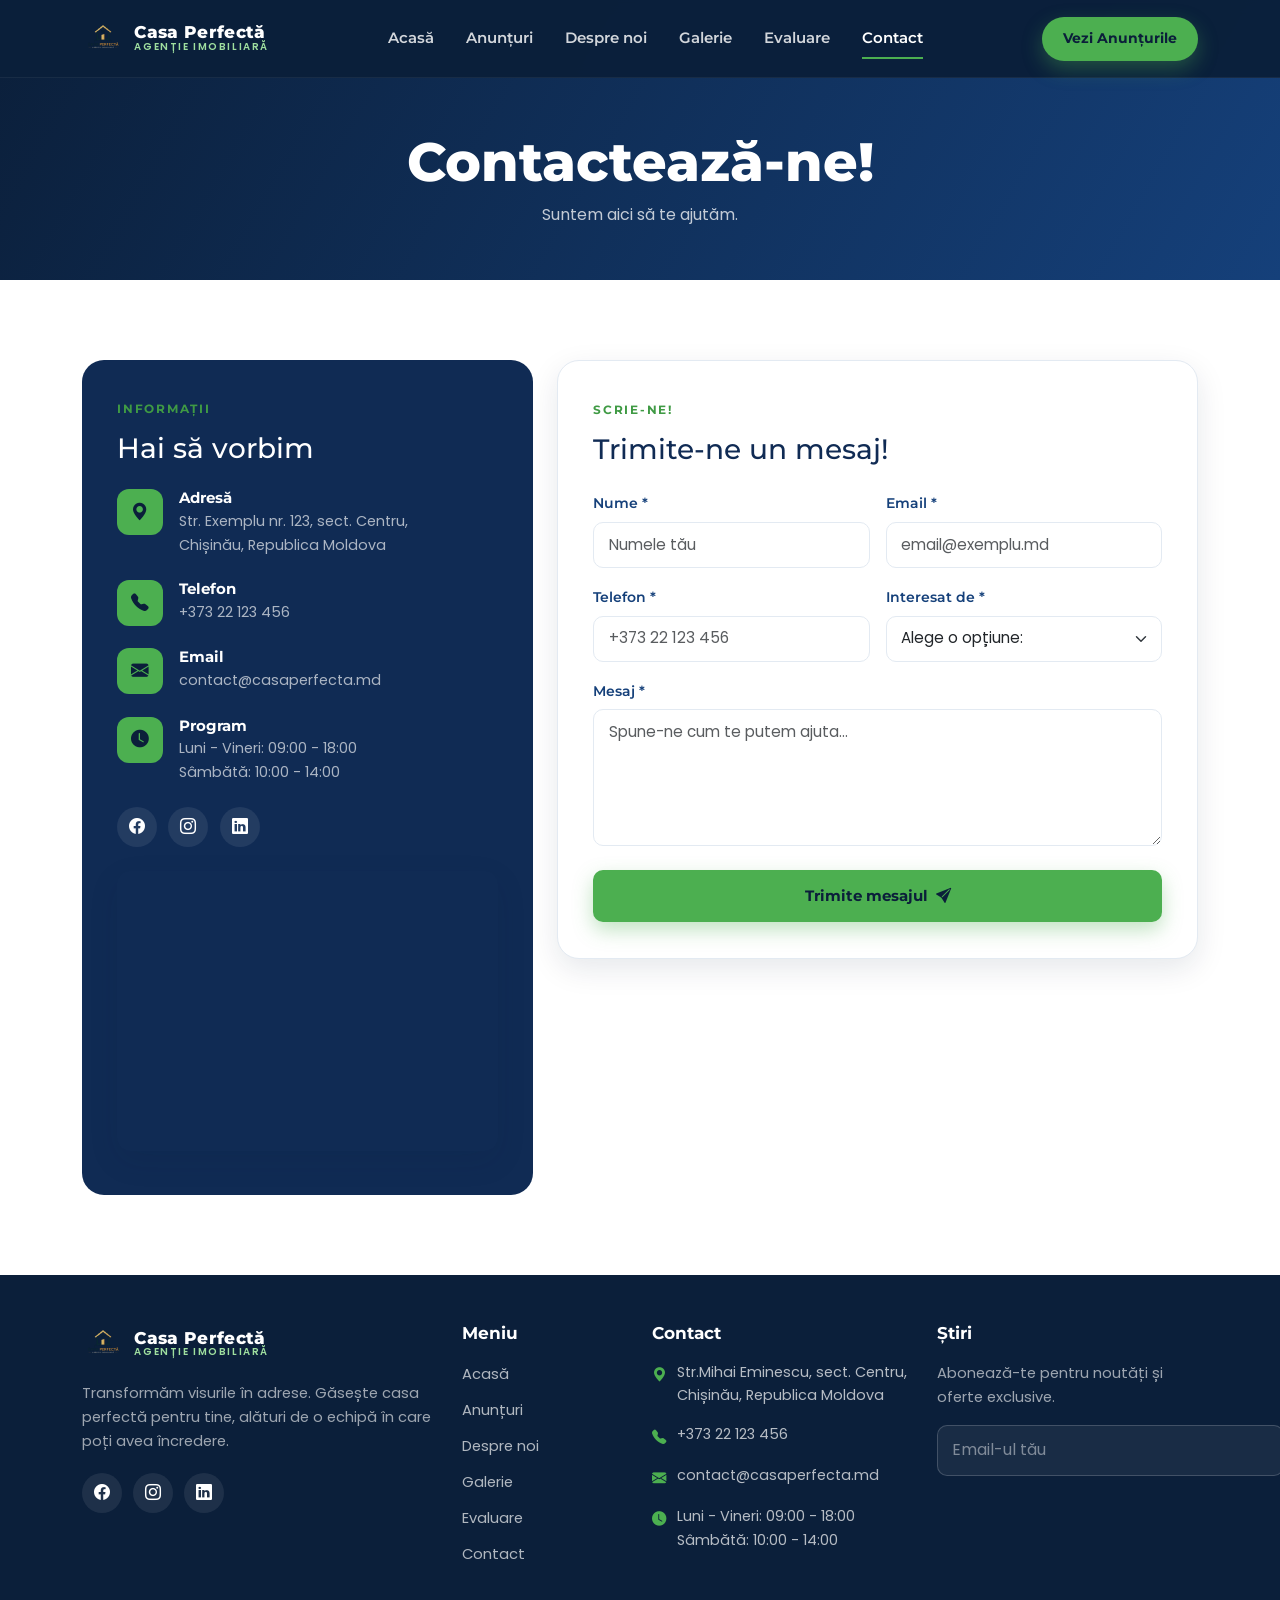
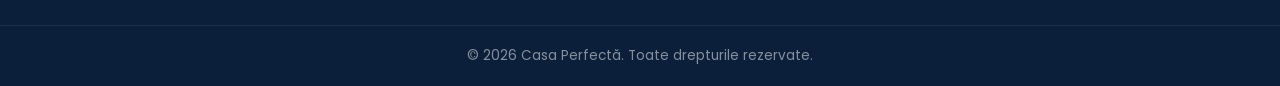
<file: contact.html>
<!doctype html>
<html lang="ro-MD">
  <head>
    <meta charset="UTF-8" />
    <meta name="viewport" content="width=device-width, initial-scale=1.0" />
    <title>Contact – Casa Perfectă Agenție Imobiliară</title>
    <link rel="shortcut icon" href="favicon.ico" type="image/png" />
    <meta
      name="description"
      content="Contactează echipa Casa Perfectă pentru întrebări, programări sau colaborări. Suntem aici să te ajutăm să găsești casa perfectă."
    />
    <meta name="robots" content="index, follow" />
    <link rel="canonical" href="contact.html" />
    <meta property="og:title" content="Contact – Casa Perfectă" />
    <meta
      property="og:description"
      content="Scrie-ne sau sună-ne — echipa Casa Perfectă îți răspunde rapid."
    />
    <meta property="og:type" content="website" />
    <link rel="icon" type="image/png" href="img/logo.png" />
    <link rel="apple-touch-icon" href="img/logo.png" />
    <link rel="preconnect" href="https://fonts.googleapis.com" />
    <link rel="preconnect" href="https://fonts.gstatic.com" crossorigin />
    <link
      href="https://fonts.googleapis.com/css2?family=Montserrat:wght@500;600;700;800&family=Poppins:wght@300;400;500;600&display=swap"
      rel="stylesheet"
    />
    <link
      href="https://cdn.jsdelivr.net/npm/bootstrap@5.3.3/dist/css/bootstrap.min.css"
      rel="stylesheet"
    />
    <link
      href="https://cdn.jsdelivr.net/npm/bootstrap-icons@1.11.3/font/bootstrap-icons.css"
      rel="stylesheet"
    />
    <link href="css/style.css" rel="stylesheet" />
    <style>
      .link-inherit {
        color: inherit;
      }
    </style>
  </head>
  <body>
    <a href="#main-content" class="skip-link">Sari la conținutul principal</a>

    <header>
      <nav class="site-navbar" id="siteNavbar">
        <div class="container navbar-inner">
          <a href="index.html" class="brand" aria-label="Casa Perfectă – Acasă">
            <img
              src="img/logo.png"
              alt="Sigla agenției imobiliare Casa Perfectă"
              width="42"
              height="42"
            />
            <span class="brand-text"
              ><strong>Casa Perfectă</strong
              ><span>Agenție Imobiliară</span></span
            >
          </a>
          <ul class="nav-links d-none d-lg-flex">
            <li><a href="index.html">Acasă</a></li>
            <li><a href="listings.html">Anunțuri</a></li>
            <li><a href="about.html">Despre noi</a></li>
            <li><a href="gallery.html">Galerie</a></li>
            <li><a href="evaluation.html">Evaluare</a></li>
            <li>
              <a href="contact.html" class="active" aria-current="page"
                >Contact</a
              >
            </li>
          </ul>
          <div class="d-none d-lg-block">
            <a href="listings.html" class="btn btn-gold btn-sm-pill"
              >Vezi Anunțurile</a
            >
          </div>
          <button
            class="navbar-toggler-custom d-lg-none"
            type="button"
            data-bs-toggle="offcanvas"
            data-bs-target="#mobileMenu"
            aria-controls="mobileMenu"
            aria-label="Deschide meniul de navigare"
          >
            <i class="bi bi-list"></i>
          </button>
        </div>
      </nav>

      <div
        class="offcanvas offcanvas-end offcanvas-menu"
        tabindex="-1"
        id="mobileMenu"
        aria-labelledby="mobileMenuLabel"
      >
        <div class="offcanvas-header">
          <a href="index.html" class="brand">
            <img
              src="img/logo.png"
              alt="Casa Perfectă"
              width="38"
              height="38"
            />
            <span class="brand-text"
              ><strong>Casa Perfectă</strong
              ><span>Agenție Imobiliară</span></span
            >
          </a>
          <button
            type="button"
            class="btn-close btn-close-custom"
            data-bs-dismiss="offcanvas"
            aria-label="Închide meniul"
          ></button>
        </div>
        <div class="offcanvas-body d-flex flex-column">
          <ul class="nav-links">
            <li><a href="index.html">Acasă</a></li>
            <li><a href="listings.html">Anunțuri</a></li>
            <li><a href="about.html">Despre noi</a></li>
            <li><a href="gallery.html">Galerie</a></li>
            <li><a href="evaluation.html">Evaluare</a></li>
            <li>
              <a href="contact.html" class="active" aria-current="page"
                >Contact</a
              >
            </li>
          </ul>
          <a href="listings.html" class="btn btn-gold w-100">Vezi Anunțurile</a>
          <a
            href="tel:+37322123456"
            class="btn btn-outline-light-custom w-100 mt-2"
            >Sună acum</a
          >
        </div>
      </div>
    </header>

    <main id="main-content">
      <section class="page-header">
        <div class="container">
          <h1>Contactează-ne!</h1>
          <p>Suntem aici să te ajutăm.</p>
        </div>
      </section>

      <section class="section-pad">
        <div class="container">
          <div class="row g-4">
            <div class="col-lg-5">
              <div class="form-card-dark h-100">
                <span class="eyebrow">Informații</span>
                <h2 class="h3 mb-4">Hai să vorbim</h2>
                <ul class="contact-info-list">
                  <li>
                    <div class="ci-icon">
                      <i class="bi bi-geo-alt-fill"></i>
                    </div>
                    <div>
                      <h3>Adresă</h3>
                      <p>
                        Str. Exemplu nr. 123, sect. Centru,<br />Chișinău,
                        Republica Moldova
                      </p>
                    </div>
                  </li>
                  <li>
                    <div class="ci-icon">
                      <i class="bi bi-telephone-fill"></i>
                    </div>
                    <div>
                      <h3>Telefon</h3>
                      <p>
                        <a
                          href="tel:+37322123456"
                          class="text-decoration-none link-inherit"
                          >+373 22 123 456</a
                        >
                      </p>
                    </div>
                  </li>
                  <li>
                    <div class="ci-icon">
                      <i class="bi bi-envelope-fill"></i>
                    </div>
                    <div>
                      <h3>Email</h3>
                      <p>
                        <a
                          href="mailto:contact@casaperfecta.md"
                          class="text-decoration-none link-inherit"
                          >contact@casaperfecta.md</a
                        >
                      </p>
                    </div>
                  </li>
                  <li>
                    <div class="ci-icon"><i class="bi bi-clock-fill"></i></div>
                    <div>
                      <h3>Program</h3>
                      <p>
                        Luni - Vineri: 09:00 - 18:00<br />Sâmbătă: 10:00 - 14:00
                      </p>
                    </div>
                  </li>
                </ul>

                <div class="social-icons">
                  <a
                    href="https://facebook.com"
                    target="_blank"
                    rel="noopener noreferrer"
                    aria-label="Pagina noastră de Facebook"
                    ><i class="bi bi-facebook"></i
                  ></a>
                  <a
                    href="https://instagram.com"
                    target="_blank"
                    rel="noopener noreferrer"
                    aria-label="Pagina noastră de Instagram"
                    ><i class="bi bi-instagram"></i
                  ></a>
                  <a
                    href="https://linkedin.com"
                    target="_blank"
                    rel="noopener noreferrer"
                    aria-label="Pagina noastră de LinkedIn"
                    ><i class="bi bi-linkedin"></i
                  ></a>
                </div>

                <div class="mt-4">
                  <iframe
                    class="map-frame"
                    title="Harta locației Casa Perfectă în Chișinău"
                    src="https://maps.google.com/maps?q=Chi%C8%99in%C4%83u%2C+Republica+Moldova&t=&z=13&ie=UTF8&iwloc=&output=embed"
                    loading="lazy"
                    referrerpolicy="strict-origin-when-cross-origin"
                  ></iframe>
                </div>
              </div>
            </div>

            <div class="col-lg-7">
              <div class="form-card">
                <span class="eyebrow">Scrie-ne!</span>
                <h2 class="h3 mb-4">Trimite-ne un mesaj!</h2>
                <form id="contactForm" novalidate>
                  <div class="row g-3">
                    <div class="col-sm-6">
                      <label for="contactName" class="form-label">Nume *</label>
                      <input
                        type="text"
                        class="form-control"
                        id="contactName"
                        placeholder="Numele tău"
                        minlength="2"
                        required
                      />
                      <div class="invalid-feedback-custom">
                        Introdu numele tău (minim 2 caractere).
                      </div>
                    </div>
                    <div class="col-sm-6">
                      <label for="contactEmail" class="form-label"
                        >Email *</label
                      >
                      <input
                        type="email"
                        class="form-control"
                        id="contactEmail"
                        placeholder="email@exemplu.md"
                        required
                      />
                      <div class="invalid-feedback-custom">
                        Introdu o adresă de email validă.
                      </div>
                    </div>
                    <div class="col-sm-6">
                      <label for="contactPhone" class="form-label"
                        >Telefon *</label
                      >
                      <input
                        type="tel"
                        class="form-control"
                        id="contactPhone"
                        placeholder="+373 22 123 456"
                        required
                      />
                      <div class="invalid-feedback-custom">
                        Introdu un număr de telefon valid (ex: +37322123456).
                      </div>
                    </div>
                    <div class="col-sm-6">
                      <label for="contactInterest" class="form-label"
                        >Interesat de *</label
                      >
                      <select class="form-select" id="contactInterest" required>
                        <option value="" selected disabled>
                          Alege o opțiune:
                        </option>
                        <option value="cumparare">Cumpărare proprietate</option>
                        <option value="vanzare">Vânzare proprietate</option>
                        <option value="inchiriere">Închiriere</option>
                        <option value="evaluare">Evaluare proprietate</option>
                        <option value="altele">Altele</option>
                      </select>
                      <div class="invalid-feedback-custom">
                        Te rugăm să alegi o opțiune.
                      </div>
                    </div>
                    <div class="col-12">
                      <label for="contactMessage" class="form-label"
                        >Mesaj *</label
                      >
                      <textarea
                        class="form-control"
                        id="contactMessage"
                        rows="5"
                        placeholder="Spune-ne cum te putem ajuta..."
                        minlength="10"
                        required
                      ></textarea>
                      <div class="invalid-feedback-custom">
                        Mesajul trebuie să aibă minim 10 caractere.
                      </div>
                    </div>
                  </div>
                  <button type="submit" class="btn btn-gold w-100 mt-4">
                    Trimite mesajul <i class="bi bi-send-fill"></i>
                  </button>
                  <div class="form-success-msg" id="contactSuccessMsg">
                    <i class="bi bi-check-circle-fill"></i> Mesajul tău a fost
                    trimis cu succes! Îți vom răspunde în cel mai scurt timp.
                  </div>
                </form>
              </div>
            </div>
          </div>
        </div>
      </section>
    </main>

    <footer class="site-footer">
      <div class="container py-5">
        <div class="row gy-4">
          <div class="col-lg-4 col-md-6">
            <a href="index.html" class="brand mb-3 d-inline-flex">
              <img
                src="img/logo.png"
                alt="Casa Perfectă"
                width="42"
                height="42"
              />
              <span class="brand-text"
                ><strong>Casa Perfectă</strong
                ><span>Agenție Imobiliară</span></span
              >
            </a>
            <p>
              Transformăm visurile în adrese. Găsește casa perfectă pentru tine,
              alături de o echipă în care poți avea încredere.
            </p>
            <div class="social-icons">
              <a
                href="https://facebook.com"
                target="_blank"
                rel="noopener noreferrer"
                aria-label="Pagina noastră de Facebook"
                ><i class="bi bi-facebook"></i
              ></a>
              <a
                href="https://instagram.com"
                target="_blank"
                rel="noopener noreferrer"
                aria-label="Pagina noastră de Instagram"
                ><i class="bi bi-instagram"></i
              ></a>
              <a
                href="https://linkedin.com"
                target="_blank"
                rel="noopener noreferrer"
                aria-label="Pagina noastră de LinkedIn"
                ><i class="bi bi-linkedin"></i
              ></a>
            </div>
          </div>
          <div class="col-lg-2 col-md-6">
            <h3>Meniu</h3>
            <ul class="footer-links">
              <li><a href="index.html">Acasă</a></li>
              <li><a href="listings.html">Anunțuri</a></li>
              <li><a href="about.html">Despre noi</a></li>
              <li><a href="gallery.html">Galerie</a></li>
              <li><a href="evaluation.html">Evaluare</a></li>
              <li><a href="contact.html">Contact</a></li>
            </ul>
          </div>
          <div class="col-lg-3 col-md-6">
            <h3>Contact</h3>
            <ul class="footer-contact">
              <li>
                <i class="bi bi-geo-alt-fill"></i
                ><span
                  >Str.Mihai Eminescu, sect. Centru, Chișinău, Republica
                  Moldova</span
                >
              </li>
              <li>
                <i class="bi bi-telephone-fill"></i
                ><span><a href="tel:+37322123456">+373 22 123 456</a></span>
              </li>
              <li>
                <i class="bi bi-envelope-fill"></i
                ><span
                  ><a href="mailto:contact@casaperfecta.md"
                    >contact@casaperfecta.md</a
                  ></span
                >
              </li>
              <li>
                <i class="bi bi-clock-fill"></i
                ><span
                  >Luni - Vineri: 09:00 - 18:00<br />Sâmbătă: 10:00 -
                  14:00</span
                >
              </li>
            </ul>
          </div>
          <div class="col-lg-3 col-md-6">
            <h3>Știri</h3>
            <p>Abonează-te pentru noutăți și oferte exclusive.</p>
            <form class="newsletter-form" id="newsletterForm" novalidate>
              <label for="newsletterEmail" class="visually-hidden"
                >Adresa ta de email</label
              >
              <input
                type="email"
                id="newsletterEmail"
                placeholder="Email-ul tău"
                required
              />
              <button type="submit" aria-label="Abonează-te">
                <i class="bi bi-send-fill"></i>
              </button>
            </form>
          </div>
        </div>
      </div>
      <div class="footer-bottom">
        <div class="container">
          &copy; <span id="currentYear">2026</span> Casa Perfectă. Toate
          drepturile rezervate.
        </div>
      </div>
    </footer>

    <button class="back-to-top" id="backToTop" aria-label="Înapoi sus">
      <i class="bi bi-arrow-up"></i>
    </button>

    <script src="https://cdn.jsdelivr.net/npm/bootstrap@5.3.3/dist/js/bootstrap.bundle.min.js"></script>
    <script src="js/main.js" defer></script>
    <script src="js/validation.js" defer></script>
  </body>
</html>
</file>
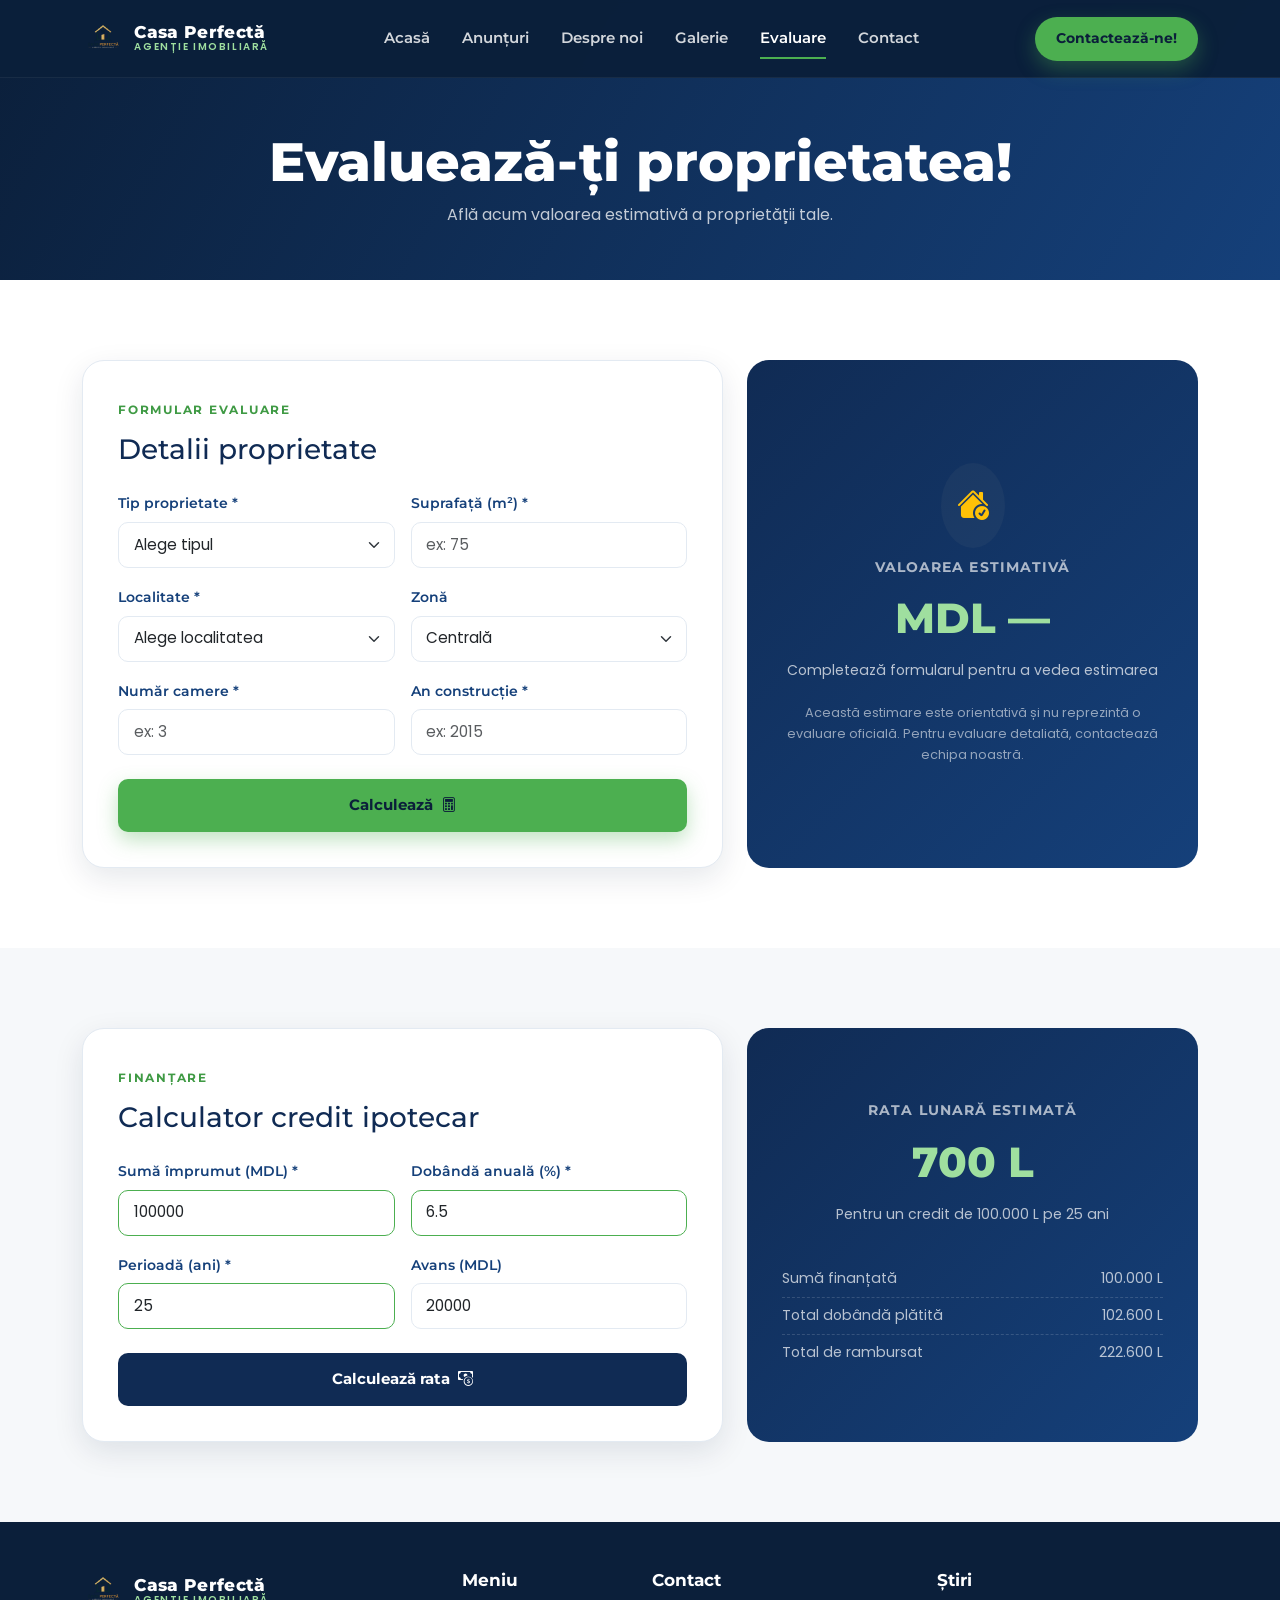
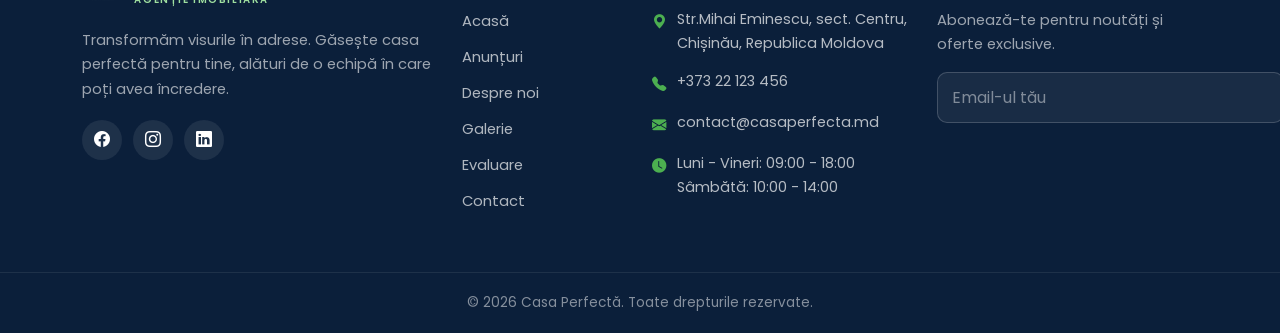
<file: evaluation.html>
<!doctype html>
<html lang="ro-MD">
  <head>
    <meta charset="UTF-8" />
    <meta name="viewport" content="width=device-width, initial-scale=1.0" />
    <title>Evaluare Proprietate & Calculator Credit – Casa Perfectă</title>
    <link rel="shortcut icon" href="favicon.ico" type="image/png" />
    <meta
      name="description"
      content="Află valoarea estimativă a proprietății tale și calculează rata lunară la credit ipotecar, gratuit și rapid."
    />
    <meta name="robots" content="index, follow" />
    <link rel="canonical" href="evaluation.html" />
    <meta
      property="og:title"
      content="Evaluare Proprietate & Calculator Credit – Casa Perfectă"
    />
    <meta
      property="og:description"
      content="Evaluare gratuită a proprietății și calculator de credit ipotecar."
    />
    <meta property="og:type" content="website" />
    <link rel="icon" type="image/png" href="img/logo.png" />
    <link rel="apple-touch-icon" href="img/logo.png" />
    <link rel="preconnect" href="https://fonts.googleapis.com" />
    <link rel="preconnect" href="https://fonts.gstatic.com" crossorigin />
    <link
      href="https://fonts.googleapis.com/css2?family=Montserrat:wght@500;600;700;800&family=Poppins:wght@300;400;500;600&display=swap"
      rel="stylesheet"
    />
    <link
      href="https://cdn.jsdelivr.net/npm/bootstrap@5.3.3/dist/css/bootstrap.min.css"
      rel="stylesheet"
    />
    <link
      href="https://cdn.jsdelivr.net/npm/bootstrap-icons@1.11.3/font/bootstrap-icons.css"
      rel="stylesheet"
    />
    <link href="css/style.css" rel="stylesheet" />
  </head>
  <body>
    <a href="#main-content" class="skip-link">Sari la conținutul principal</a>

    <header>
      <nav class="site-navbar" id="siteNavbar">
        <div class="container navbar-inner">
          <a href="index.html" class="brand" aria-label="Casa Perfectă – Acasă">
            <img
              src="img/logo.png"
              alt="Sigla agenției imobiliare Casa Perfectă"
              width="42"
              height="42"
            />
            <span class="brand-text"
              ><strong>Casa Perfectă</strong
              ><span>Agenție Imobiliară</span></span
            >
          </a>
          <ul class="nav-links d-none d-lg-flex">
            <li><a href="index.html">Acasă</a></li>
            <li><a href="listings.html">Anunțuri</a></li>
            <li><a href="about.html">Despre noi</a></li>
            <li><a href="gallery.html">Galerie</a></li>
            <li>
              <a href="evaluation.html" class="active" aria-current="page"
                >Evaluare</a
              >
            </li>
            <li><a href="contact.html">Contact</a></li>
          </ul>
          <div class="d-none d-lg-block">
            <a href="contact.html" class="btn btn-gold btn-sm-pill"
              >Contactează-ne!</a
            >
          </div>
          <button
            class="navbar-toggler-custom d-lg-none"
            type="button"
            data-bs-toggle="offcanvas"
            data-bs-target="#mobileMenu"
            aria-controls="mobileMenu"
            aria-label="Deschide meniul de navigare"
          >
            <i class="bi bi-list"></i>
          </button>
        </div>
      </nav>

      <div
        class="offcanvas offcanvas-end offcanvas-menu"
        tabindex="-1"
        id="mobileMenu"
        aria-labelledby="mobileMenuLabel"
      >
        <div class="offcanvas-header">
          <a href="index.html" class="brand">
            <img
              src="img/logo.png"
              alt="Casa Perfectă"
              width="38"
              height="38"
            />
            <span class="brand-text"
              ><strong>Casa Perfectă</strong
              ><span>Agenție Imobiliară</span></span
            >
          </a>
          <button
            type="button"
            class="btn-close btn-close-custom"
            data-bs-dismiss="offcanvas"
            aria-label="Închide meniul"
          ></button>
        </div>
        <div class="offcanvas-body d-flex flex-column">
          <ul class="nav-links">
            <li><a href="index.html">Acasă</a></li>
            <li><a href="listings.html">Anunțuri</a></li>
            <li><a href="about.html">Despre noi</a></li>
            <li><a href="gallery.html">Galerie</a></li>
            <li>
              <a href="evaluation.html" class="active" aria-current="page"
                >Evaluare</a
              >
            </li>
            <li><a href="contact.html">Contact</a></li>
          </ul>
          <a href="contact.html" class="btn btn-gold w-100">Contactează-ne</a>
          <a
            href="tel:+37322123456"
            class="btn btn-outline-light-custom w-100 mt-2"
            >Sună acum</a
          >
        </div>
      </div>
    </header>

    <main id="main-content">
      <section class="page-header">
        <div class="container">
          <h1>Evaluează-ți proprietatea!</h1>
          <p>Află acum valoarea estimativă a proprietății tale.</p>
        </div>
      </section>
      <section class="section-pad">
        <div class="container">
          <div class="row g-4">
            <div class="col-lg-7">
              <div class="form-card">
                <span class="eyebrow">Formular evaluare</span>
                <h2 class="h3 mb-4">Detalii proprietate</h2>
                <form id="evaluationForm" novalidate>
                  <div class="row g-3">
                    <div class="col-sm-6">
                      <label for="evalType" class="form-label"
                        >Tip proprietate *</label
                      >
                      <select class="form-select" id="evalType" required>
                        <option value="" selected disabled>Alege tipul</option>
                        <option value="apartament">Apartament</option>
                        <option value="casa">Casă</option>
                        <option value="vila">Vilă</option>
                        <option value="teren">Teren</option>
                        <option value="comercial">Spațiu comercial</option>
                      </select>
                      <div class="invalid-feedback-custom">
                        Te rugăm să alegi tipul proprietății.
                      </div>
                    </div>
                    <div class="col-sm-6">
                      <label for="evalArea" class="form-label"
                        >Suprafață (m²) *</label
                      >
                      <input
                        type="number"
                        class="form-control"
                        id="evalArea"
                        placeholder="ex: 75"
                        min="10"
                        max="2000"
                        required
                      />
                      <div class="invalid-feedback-custom">
                        Introdu o suprafață validă (10 – 2000 m²).
                      </div>
                    </div>
                    <div class="col-sm-6">
                      <label for="evalLocation" class="form-label"
                        >Localitate *</label
                      >
                      <select class="form-select" id="evalLocation" required>
                        <option value="" selected disabled>
                          Alege localitatea
                        </option>
                        <option value="chisinau">Chișinău</option>
                        <option value="balti">Bălți</option>
                        <option value="cahul">Cahul</option>
                        <option value="orhei">Orhei</option>
                        <option value="soroca">Soroca</option>
                        <option value="ungheni">Ungheni</option>
                        <option value="alt-oras">Alt oraș</option>
                      </select>
                      <div class="invalid-feedback-custom">
                        Te rugăm să alegi localitatea.
                      </div>
                    </div>
                    <div class="col-sm-6">
                      <label for="evalZone" class="form-label">Zonă</label>
                      <select class="form-select" id="evalZone">
                        <option value="centrala" selected>Centrală</option>
                        <option value="semicentrala">Semicentrală</option>
                        <option value="periferica">Periferică / Cartier</option>
                      </select>
                    </div>
                    <div class="col-sm-6">
                      <label for="evalRooms" class="form-label"
                        >Număr camere *</label
                      >
                      <input
                        type="number"
                        class="form-control"
                        id="evalRooms"
                        placeholder="ex: 3"
                        min="1"
                        max="20"
                        required
                      />
                      <div class="invalid-feedback-custom">
                        Introdu un număr valid de camere (1 – 20).
                      </div>
                    </div>
                    <div class="col-sm-6">
                      <label for="evalYear" class="form-label"
                        >An construcție *</label
                      >
                      <input
                        type="number"
                        class="form-control"
                        id="evalYear"
                        placeholder="ex: 2015"
                        min="1900"
                        max="2026"
                        required
                      />
                      <div class="invalid-feedback-custom">
                        Introdu un an valid (1900 – 2026).
                      </div>
                    </div>
                  </div>
                  <button type="submit" class="btn btn-gold w-100 mt-4">
                    Calculează <i class="bi bi-calculator"></i>
                  </button>
                  <div class="form-success-msg" id="evalSuccessMsg">
                    <i class="bi bi-check-circle-fill"></i> Evaluarea a fost
                    calculată cu succes mai jos.
                  </div>
                </form>
              </div>
            </div>

            <div class="col-lg-5">
              <div class="result-box" id="evalResultBox">
                <div
                  class="mx-auto mb-2 d-flex align-items-center justify-content-center rounded-circle bg-secondary bg-opacity-10 p-3"
                >
                  <i class="bi bi-house-check-fill fs-2 text-warning"></i>
                </div>
                <span class="result-label">Valoarea estimativă</span>
                <span class="result-value" id="evalResultValue">MDL —</span>
                <p class="result-range" id="evalResultRange">
                  Completează formularul pentru a vedea estimarea
                </p>
                <p class="result-note">
                  Această estimare este orientativă și nu reprezintă o evaluare
                  oficială. Pentru evaluare detaliată, contactează echipa
                  noastră.
                </p>
              </div>
            </div>
          </div>
        </div>
      </section>

      <section class="section-pad bg-beige">
        <div class="container">
          <div class="row g-4">
            <div class="col-lg-7">
              <div class="form-card">
                <span class="eyebrow">Finanțare</span>
                <h2 class="h3 mb-4">Calculator credit ipotecar</h2>
                <form id="mortgageForm" novalidate>
                  <div class="row g-3">
                    <div class="col-sm-6">
                      <label for="loanAmount" class="form-label"
                        >Sumă împrumut (MDL) *</label
                      >
                      <input
                        type="number"
                        class="form-control"
                        id="loanAmount"
                        placeholder="ex: 100000"
                        min="1000"
                        max="5000000"
                        step="500"
                        value="100000"
                        required
                      />
                      <div class="invalid-feedback-custom">
                        Introdu o sumă validă (minim 1.000 MDL).
                      </div>
                    </div>
                    <div class="col-sm-6">
                      <label for="interestRate" class="form-label"
                        >Dobândă anuală (%) *</label
                      >
                      <input
                        type="number"
                        class="form-control"
                        id="interestRate"
                        placeholder="ex: 6.5"
                        min="0.1"
                        max="25"
                        step="0.1"
                        value="6.5"
                        required
                      />
                      <div class="invalid-feedback-custom">
                        Introdu o dobândă validă (0,1% – 25%).
                      </div>
                    </div>
                    <div class="col-sm-6">
                      <label for="loanTerm" class="form-label"
                        >Perioadă (ani) *</label
                      >
                      <input
                        type="number"
                        class="form-control"
                        id="loanTerm"
                        placeholder="ex: 25"
                        min="1"
                        max="40"
                        value="25"
                        required
                      />
                      <div class="invalid-feedback-custom">
                        Introdu o perioadă validă (1 – 40 ani).
                      </div>
                    </div>
                    <div class="col-sm-6">
                      <label for="downPayment" class="form-label"
                        >Avans (MDL)</label
                      >
                      <input
                        type="number"
                        class="form-control"
                        id="downPayment"
                        placeholder="ex: 20000"
                        min="0"
                        step="500"
                        value="20000"
                      />
                    </div>
                  </div>
                  <button type="submit" class="btn btn-navy w-100 mt-4">
                    Calculează rata <i class="bi bi-cash-coin"></i>
                  </button>
                </form>
              </div>
            </div>

            <div class="col-lg-5">
              <div class="result-box form-card-dark" id="mortgageResultBox">
                <span class="result-label">Rata lunară estimată</span>
                <span class="result-value" id="mortgageResultValue">MDL —</span>
                <p class="result-range" id="mortgageSubtext">
                  Completează datele creditului
                </p>
                <div class="calc-breakdown" id="mortgageBreakdown">
                  <div>
                    <span>Sumă finanțată</span><span id="bdPrincipal">—</span>
                  </div>
                  <div>
                    <span>Total dobândă plătită</span
                    ><span id="bdInterest">—</span>
                  </div>
                  <div>
                    <span>Total de rambursat</span><span id="bdTotal">—</span>
                  </div>
                </div>
              </div>
            </div>
          </div>
        </div>
      </section>
    </main>

    <footer class="site-footer">
      <div class="container py-5">
        <div class="row gy-4">
          <div class="col-lg-4 col-md-6">
            <a href="index.html" class="brand mb-3 d-inline-flex">
              <img
                src="img/logo.png"
                alt="Casa Perfectă"
                width="42"
                height="42"
              />
              <span class="brand-text"
                ><strong>Casa Perfectă</strong
                ><span>Agenție Imobiliară</span></span
              >
            </a>
            <p>
              Transformăm visurile în adrese. Găsește casa perfectă pentru tine,
              alături de o echipă în care poți avea încredere.
            </p>
            <div class="social-icons">
              <a
                href="https://facebook.com"
                target="_blank"
                rel="noopener noreferrer"
                aria-label="Pagina noastră de Facebook"
                ><i class="bi bi-facebook"></i
              ></a>
              <a
                href="https://instagram.com"
                target="_blank"
                rel="noopener noreferrer"
                aria-label="Pagina noastră de Instagram"
                ><i class="bi bi-instagram"></i
              ></a>
              <a
                href="https://linkedin.com"
                target="_blank"
                rel="noopener noreferrer"
                aria-label="Pagina noastră de LinkedIn"
                ><i class="bi bi-linkedin"></i
              ></a>
            </div>
          </div>
          <div class="col-lg-2 col-md-6">
            <h3>Meniu</h3>
            <ul class="footer-links">
              <li><a href="index.html">Acasă</a></li>
              <li><a href="listings.html">Anunțuri</a></li>
              <li><a href="about.html">Despre noi</a></li>
              <li><a href="gallery.html">Galerie</a></li>
              <li><a href="evaluation.html">Evaluare</a></li>
              <li><a href="contact.html">Contact</a></li>
            </ul>
          </div>
          <div class="col-lg-3 col-md-6">
            <h3>Contact</h3>
            <ul class="footer-contact">
              <li>
                <i class="bi bi-geo-alt-fill"></i
                ><span
                  >Str.Mihai Eminescu, sect. Centru, Chișinău, Republica
                  Moldova</span
                >
              </li>
              <li>
                <i class="bi bi-telephone-fill"></i
                ><span><a href="tel:+37322123456">+373 22 123 456</a></span>
              </li>
              <li>
                <i class="bi bi-envelope-fill"></i
                ><span
                  ><a href="mailto:contact@casaperfecta.md"
                    >contact@casaperfecta.md</a
                  ></span
                >
              </li>
              <li>
                <i class="bi bi-clock-fill"></i
                ><span
                  >Luni - Vineri: 09:00 - 18:00<br />Sâmbătă: 10:00 -
                  14:00</span
                >
              </li>
            </ul>
          </div>
          <div class="col-lg-3 col-md-6">
            <h3>Știri</h3>
            <p>Abonează-te pentru noutăți și oferte exclusive.</p>
            <form class="newsletter-form" id="newsletterForm" novalidate>
              <label for="newsletterEmail" class="visually-hidden"
                >Adresa ta de email</label
              >
              <input
                type="email"
                id="newsletterEmail"
                placeholder="Email-ul tău"
                required
              />
              <button type="submit" aria-label="Abonează-te">
                <i class="bi bi-send-fill"></i>
              </button>
            </form>
          </div>
        </div>
      </div>
      <div class="footer-bottom">
        <div class="container">
          &copy; <span id="currentYear">2026</span> Casa Perfectă. Toate
          drepturile rezervate.
        </div>
      </div>
    </footer>

    <button class="back-to-top" id="backToTop" aria-label="Înapoi sus">
      <i class="bi bi-arrow-up"></i>
    </button>

    <script src="https://cdn.jsdelivr.net/npm/bootstrap@5.3.3/dist/js/bootstrap.bundle.min.js"></script>
    <script src="js/main.js" defer></script>
    <script src="js/validation.js" defer></script>
    <script src="js/calculator.js" defer></script>
  </body>
</html>
</file>
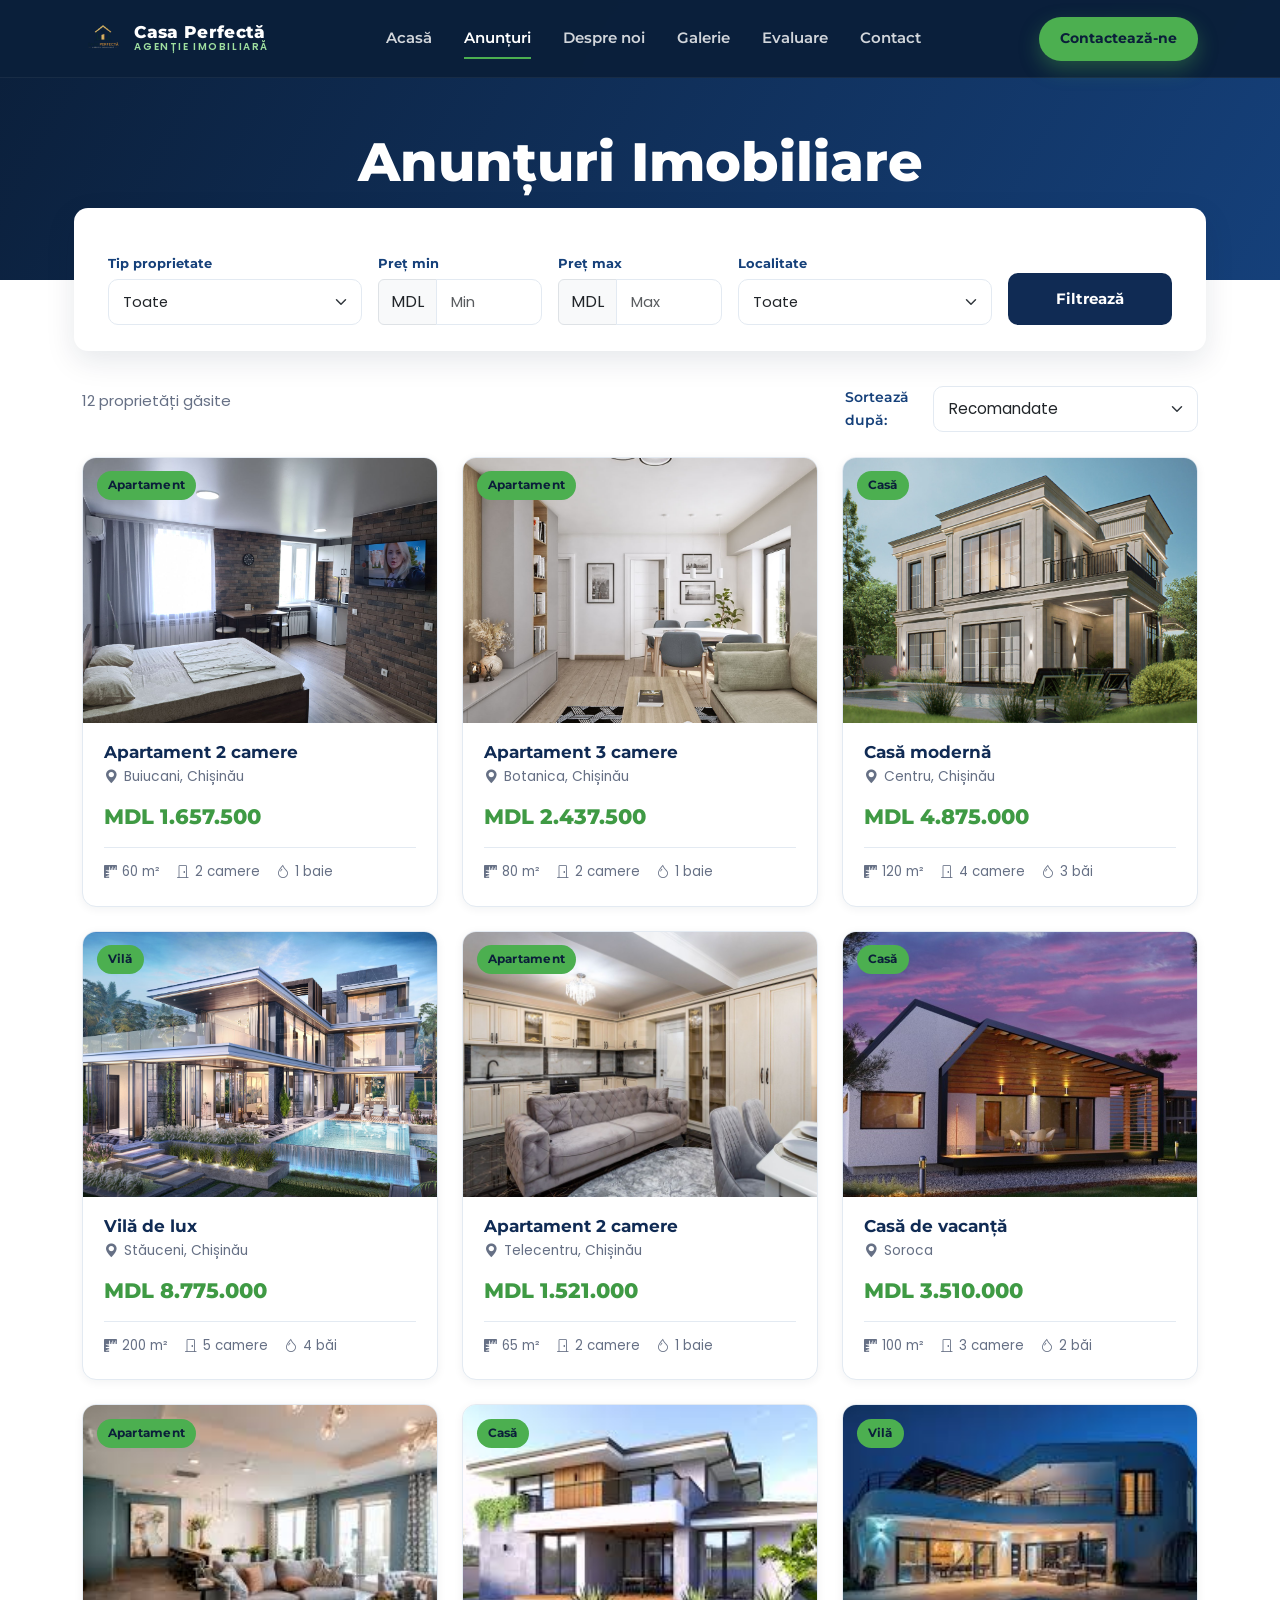
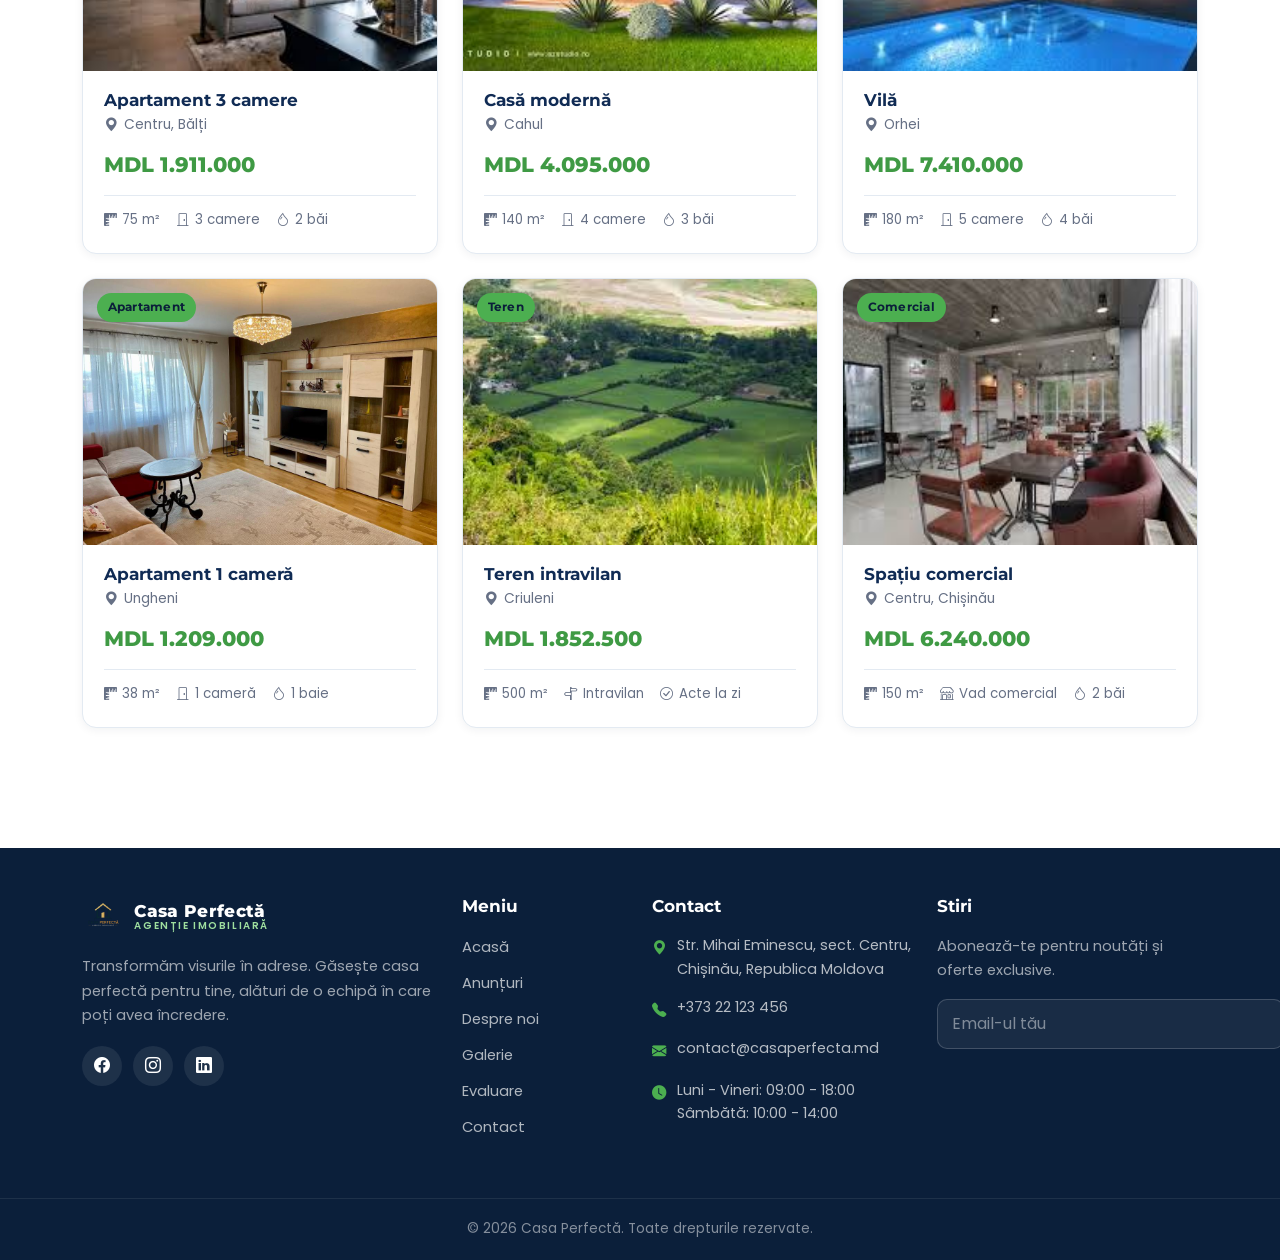
<file: listings.html>
<!doctype html>
<html lang="ro-MD">
  <head>
    <meta charset="UTF-8" />
    <meta name="viewport" content="width=device-width, initial-scale=1.0" />
    <title>Anunțuri Imobiliare – Casa Perfectă</title>
    <meta
      name="description"
      content="Descoperă cele mai bune oferte imobiliare: apartamente, case și vile. Filtrează după tip, preț și localitate pe Casa Perfectă."
    />
    <meta name="robots" content="index, follow" />
    <link rel="canonical" href="listings.html" />
    <meta property="og:title" content="Anunțuri Imobiliare – Casa Perfectă" />
    <meta
      property="og:description"
      content="Apartamente, case și vile verificate, cu filtrare după tip, preț și localitate."
    />
    <meta property="og:type" content="website" />
    <link rel="icon" type="image/png" href="img/logo.png" />
    <link rel="apple-touch-icon" href="img/logo.png" />
    <link rel="preconnect" href="https://fonts.googleapis.com" />
    <link rel="preconnect" href="https://fonts.gstatic.com" crossorigin />
    <link
      href="https://fonts.googleapis.com/css2?family=Montserrat:wght@500;600;700;800&family=Poppins:wght@300;400;500;600&display=swap"
      rel="stylesheet"
    />
    <link
      href="https://cdn.jsdelivr.net/npm/bootstrap@5.3.3/dist/css/bootstrap.min.css"
      rel="stylesheet"
    />
    <link
      href="https://cdn.jsdelivr.net/npm/bootstrap-icons@1.11.3/font/bootstrap-icons.css"
      rel="stylesheet"
    />
    <link href="css/style.css" rel="stylesheet" />
  </head>
  <body>
    <a href="#main-content" class="skip-link">Sari la conținutul principal</a>

    <header>
      <nav class="site-navbar" id="siteNavbar">
        <div class="container navbar-inner">
          <a href="index.html" class="brand" aria-label="Casa Perfectă – Acasă">
            <img
              src="img/logo.png"
              alt="Sigla agenției imobiliare Casa Perfectă"
              width="42"
              height="42"
            />
            <span class="brand-text"
              ><strong>Casa Perfectă</strong
              ><span>Agenție Imobiliară</span></span
            >
          </a>
          <ul class="nav-links d-none d-lg-flex">
            <li><a href="index.html">Acasă</a></li>
            <li>
              <a href="listings.html" class="active" aria-current="page"
                >Anunțuri</a
              >
            </li>
            <li><a href="about.html">Despre noi</a></li>
            <li><a href="gallery.html">Galerie</a></li>
            <li><a href="evaluation.html">Evaluare</a></li>
            <li><a href="contact.html">Contact</a></li>
          </ul>
          <div class="d-none d-lg-block">
            <a href="contact.html" class="btn btn-gold btn-sm-pill"
              >Contactează-ne</a
            >
          </div>
          <button
            class="navbar-toggler-custom d-lg-none"
            type="button"
            data-bs-toggle="offcanvas"
            data-bs-target="#mobileMenu"
            aria-controls="mobileMenu"
            aria-label="Deschide meniul de navigare"
          >
            <i class="bi bi-list"></i>
          </button>
        </div>
      </nav>

      <div
        class="offcanvas offcanvas-end offcanvas-menu"
        tabindex="-1"
        id="mobileMenu"
        aria-labelledby="mobileMenuLabel"
      >
        <div class="offcanvas-header">
          <a href="index.html" class="brand">
            <img
              src="img/logo.png"
              alt="Casa Perfectă"
              width="38"
              height="38"
            />
            <span class="brand-text"
              ><strong>Casa Perfectă</strong
              ><span>Agenție Imobiliară</span></span
            >
          </a>
          <button
            type="button"
            class="btn-close btn-close-custom"
            data-bs-dismiss="offcanvas"
            aria-label="Închide meniul"
          ></button>
        </div>
        <div class="offcanvas-body d-flex flex-column">
          <ul class="nav-links">
            <li><a href="index.html">Acasă</a></li>
            <li>
              <a href="listings.html" class="active" aria-current="page"
                >Anunțuri</a
              >
            </li>
            <li><a href="about.html">Despre noi</a></li>
            <li><a href="gallery.html">Galerie</a></li>
            <li><a href="evaluation.html">Evaluare</a></li>
            <li><a href="contact.html">Contact</a></li>
          </ul>
          <a href="contact.html" class="btn btn-gold w-100">Contactează-ne</a>
          <a
            href="tel:+37322123456"
            class="btn btn-outline-light-custom w-100 mt-2"
            >Sună acum</a
          >
        </div>
      </div>
    </header>

    <main id="main-content">
      <section class="page-header">
        <div class="container">
          <h1>Anunțuri Imobiliare</h1>
          <p>Descoperă cele mai bune oferte imobiliare</p>
        </div>
      </section>

      <section class="section-pad pt-0">
        <div class="container">
          <form class="filter-bar row g-3" id="filterForm">
            <div class="col-6 col-md-3">
              <label for="filterType" class="form-label">Tip proprietate</label>
              <select class="form-select" id="filterType">
                <option value="all" selected>Toate</option>
                <option value="apartament">Apartament</option>
                <option value="casa">Casă</option>
                <option value="vila">Vilă</option>
                <option value="teren">Teren</option>
                <option value="comercial">Spațiu comercial</option>
              </select>
            </div>
            <div class="col-6 col-md-2">
              <label for="filterPriceMin" class="form-label">Preț min</label>
              <div class="input-group">
                <span class="input-group-text">MDL</span>
                <input
                  type="number"
                  class="form-control"
                  id="filterPriceMin"
                  placeholder="Min"
                  min="0"
                  step="1000"
                />
              </div>
            </div>
            <div class="col-6 col-md-2">
              <label for="filterPriceMax" class="form-label">Preț max</label>
              <div class="input-group">
                <span class="input-group-text">MDL</span>
                <input
                  type="number"
                  class="form-control"
                  id="filterPriceMax"
                  placeholder="Max"
                  min="0"
                  step="1000"
                />
              </div>
            </div>
            <div class="col-6 col-md-3">
              <label for="filterLocation" class="form-label">Localitate</label>
              <select class="form-select" id="filterLocation">
                <option value="all" selected>Toate</option>
                <option value="chisinau">Chișinău</option>
                <option value="botanica">Botanica</option>
                <option value="buiucani">Buiucani</option>
                <option value="telecentru">Telecentru</option>
                <option value="stauceni">Stăuceni</option>
                <option value="balti">Bălți</option>
                <option value="cahul">Cahul</option>
                <option value="orhei">Orhei</option>
                <option value="soroca">Soroca</option>
                <option value="ungheni">Ungheni</option>
                <option value="comrat">Comrat</option>
                <option value="criuleni">Criuleni</option>
              </select>
            </div>
            <div class="col-12 col-md-2 d-flex gap-2 align-items-end">
              <button
                type="submit"
                class="btn btn-navy flex-fill"
                id="applyFilters"
              >
                Filtrează
              </button>
            </div>
          </form>

          <div class="results-bar">
            <p class="results-count" id="resultsCount">12 proprietăți găsite</p>
            <div class="d-flex align-items-center gap-2">
              <label for="sortSelect" class="form-label mb-0"
                >Sortează după:</label
              >
              <select class="form-select sort-select" id="sortSelect">
                <option value="recommended" selected>Recomandate</option>
                <option value="price-asc">Preț: crescător</option>
                <option value="price-desc">Preț: descrescător</option>
                <option value="area-asc">Suprafață: crescătoare</option>
                <option value="area-desc">Suprafață: descrescătoare</option>
              </select>
            </div>
          </div>

          <div class="row g-4" id="listingsGrid">
            <div
              class="col-md-6 col-lg-4 property-col"
              id="property-1"
              data-type="apartament"
              data-price="1657500"
              data-area="60"
              data-rooms="2"
              data-baths="1"
              data-location="buiucani"
            >
              <article class="property-card">
                <div class="pc-media">
                  <span class="pc-badge">Apartament</span>

                  <img
                    src="img/properties/property-1.jpg"
                    alt="Apartament cu 2 camere de vânzare în Buiucani, Chișinău"
                    loading="lazy"
                    width="800"
                    height="600"
                  />
                </div>
                <div class="pc-body">
                  <h3><a href="#property-1">Apartament 2 camere</a></h3>
                  <p class="pc-location">
                    <i class="bi bi-geo-alt-fill"></i> Buiucani, Chișinău
                  </p>
                  <p class="pc-price">MDL 1.657.500</p>
                  <div class="pc-specs">
                    <span><i class="bi bi-rulers"></i> 60 m²</span>
                    <span><i class="bi bi-door-closed"></i> 2 camere</span>
                    <span><i class="bi bi-droplet"></i> 1 baie</span>
                  </div>
                </div>
              </article>
            </div>

            <div
              class="col-md-6 col-lg-4 property-col"
              id="property-2"
              data-type="apartament"
              data-price="2437500"
              data-area="80"
              data-rooms="2"
              data-baths="1"
              data-location="botanica"
            >
              <article class="property-card">
                <div class="pc-media">
                  <span class="pc-badge">Apartament</span>

                  <img
                    src="img/properties/property-2.jpg"
                    alt="Apartament cu 3 camere de vânzare în Botanica, Chișinău"
                    loading="lazy"
                    width="800"
                    height="600"
                  />
                </div>
                <div class="pc-body">
                  <h3><a href="#property-2">Apartament 3 camere</a></h3>
                  <p class="pc-location">
                    <i class="bi bi-geo-alt-fill"></i> Botanica, Chișinău
                  </p>
                  <p class="pc-price">MDL 2.437.500</p>
                  <div class="pc-specs">
                    <span><i class="bi bi-rulers"></i> 80 m²</span>
                    <span><i class="bi bi-door-closed"></i> 2 camere</span>
                    <span><i class="bi bi-droplet"></i> 1 baie</span>
                  </div>
                </div>
              </article>
            </div>

            <div
              class="col-md-6 col-lg-4 property-col"
              id="property-3"
              data-type="casa"
              data-price="4875000"
              data-area="120"
              data-rooms="4"
              data-baths="3"
              data-location="chisinau"
            >
              <article class="property-card">
                <div class="pc-media">
                  <span class="pc-badge">Casă</span>

                  <img
                    src="img/properties/property-3.jpg"
                    alt="Casă modernă de vânzare în Centru, Chișinău"
                    loading="lazy"
                    width="800"
                    height="600"
                  />
                </div>
                <div class="pc-body">
                  <h3><a href="#property-3">Casă modernă</a></h3>
                  <p class="pc-location">
                    <i class="bi bi-geo-alt-fill"></i> Centru, Chișinău
                  </p>
                  <p class="pc-price">MDL 4.875.000</p>
                  <div class="pc-specs">
                    <span><i class="bi bi-rulers"></i> 120 m²</span>
                    <span><i class="bi bi-door-closed"></i> 4 camere</span>
                    <span><i class="bi bi-droplet"></i> 3 băi</span>
                  </div>
                </div>
              </article>
            </div>

            <div
              class="col-md-6 col-lg-4 property-col"
              id="property-4"
              data-type="vila"
              data-price="8775000"
              data-area="200"
              data-rooms="5"
              data-baths="4"
              data-location="stauceni"
            >
              <article class="property-card">
                <div class="pc-media">
                  <span class="pc-badge">Vilă</span>

                  <img
                    src="img/properties/property-4.jpg"
                    alt="Vilă de lux de vânzare în Stăuceni, Chișinău"
                    loading="lazy"
                    width="800"
                    height="600"
                  />
                </div>
                <div class="pc-body">
                  <h3><a href="#property-4">Vilă de lux</a></h3>
                  <p class="pc-location">
                    <i class="bi bi-geo-alt-fill"></i> Stăuceni, Chișinău
                  </p>
                  <p class="pc-price">MDL 8.775.000</p>
                  <div class="pc-specs">
                    <span><i class="bi bi-rulers"></i> 200 m²</span>
                    <span><i class="bi bi-door-closed"></i> 5 camere</span>
                    <span><i class="bi bi-droplet"></i> 4 băi</span>
                  </div>
                </div>
              </article>
            </div>

            <div
              class="col-md-6 col-lg-4 property-col"
              id="property-5"
              data-type="apartament"
              data-price="1521000"
              data-area="65"
              data-rooms="2"
              data-baths="1"
              data-location="telecentru"
            >
              <article class="property-card">
                <div class="pc-media">
                  <span class="pc-badge">Apartament</span>

                  <img
                    src="img/properties/property-5.jpg"
                    alt="Apartament cu 2 camere de vânzare în Telecentru, Chișinău"
                    loading="lazy"
                    width="800"
                    height="600"
                  />
                </div>
                <div class="pc-body">
                  <h3><a href="#property-5">Apartament 2 camere</a></h3>
                  <p class="pc-location">
                    <i class="bi bi-geo-alt-fill"></i> Telecentru, Chișinău
                  </p>
                  <p class="pc-price">MDL 1.521.000</p>
                  <div class="pc-specs">
                    <span><i class="bi bi-rulers"></i> 65 m²</span>
                    <span><i class="bi bi-door-closed"></i> 2 camere</span>
                    <span><i class="bi bi-droplet"></i> 1 baie</span>
                  </div>
                </div>
              </article>
            </div>

            <div
              class="col-md-6 col-lg-4 property-col"
              id="property-6"
              data-type="casa"
              data-price="3510000"
              data-area="100"
              data-rooms="3"
              data-baths="2"
              data-location="soroca"
            >
              <article class="property-card">
                <div class="pc-media">
                  <span class="pc-badge">Casă</span>

                  <img
                    src="img/properties/property-6.jpg"
                    alt="Casă de vacanță de vânzare în Soroca"
                    loading="lazy"
                    width="800"
                    height="600"
                  />
                </div>
                <div class="pc-body">
                  <h3><a href="#property-6">Casă de vacanță</a></h3>
                  <p class="pc-location">
                    <i class="bi bi-geo-alt-fill"></i> Soroca
                  </p>
                  <p class="pc-price">MDL 3.510.000</p>
                  <div class="pc-specs">
                    <span><i class="bi bi-rulers"></i> 100 m²</span>
                    <span><i class="bi bi-door-closed"></i> 3 camere</span>
                    <span><i class="bi bi-droplet"></i> 2 băi</span>
                  </div>
                </div>
              </article>
            </div>

            <div
              class="col-md-6 col-lg-4 property-col"
              id="property-7"
              data-type="apartament"
              data-price="1911000"
              data-area="75"
              data-rooms="3"
              data-baths="2"
              data-location="balti"
            >
              <article class="property-card">
                <div class="pc-media">
                  <span class="pc-badge">Apartament</span>

                  <img
                    src="img/properties/property-7.jpg"
                    alt="Apartament cu 3 camere de vânzare în centrul Bălțiului"
                    loading="lazy"
                    width="800"
                    height="600"
                  />
                </div>
                <div class="pc-body">
                  <h3><a href="#property-7">Apartament 3 camere</a></h3>
                  <p class="pc-location">
                    <i class="bi bi-geo-alt-fill"></i> Centru, Bălți
                  </p>
                  <p class="pc-price">MDL 1.911.000</p>
                  <div class="pc-specs">
                    <span><i class="bi bi-rulers"></i> 75 m²</span>
                    <span><i class="bi bi-door-closed"></i> 3 camere</span>
                    <span><i class="bi bi-droplet"></i> 2 băi</span>
                  </div>
                </div>
              </article>
            </div>

            <div
              class="col-md-6 col-lg-4 property-col"
              id="property-8"
              data-type="casa"
              data-price="4095000"
              data-area="140"
              data-rooms="4"
              data-baths="3"
              data-location="cahul"
            >
              <article class="property-card">
                <div class="pc-media">
                  <span class="pc-badge">Casă</span>

                  <img
                    src="img/properties/property-8.jpg"
                    alt="Casă modernă de vânzare în Cahul"
                    loading="lazy"
                    width="800"
                    height="600"
                  />
                </div>
                <div class="pc-body">
                  <h3><a href="#property-8">Casă modernă</a></h3>
                  <p class="pc-location">
                    <i class="bi bi-geo-alt-fill"></i> Cahul
                  </p>
                  <p class="pc-price">MDL 4.095.000</p>
                  <div class="pc-specs">
                    <span><i class="bi bi-rulers"></i> 140 m²</span>
                    <span><i class="bi bi-door-closed"></i> 4 camere</span>
                    <span><i class="bi bi-droplet"></i> 3 băi</span>
                  </div>
                </div>
              </article>
            </div>

            <div
              class="col-md-6 col-lg-4 property-col"
              id="property-9"
              data-type="vila"
              data-price="7410000"
              data-area="180"
              data-rooms="5"
              data-baths="4"
              data-location="orhei"
            >
              <article class="property-card">
                <div class="pc-media">
                  <span class="pc-badge">Vilă</span>

                  <img
                    src="img/properties/property-9.jpg"
                    alt="Vilă de vânzare în Orhei"
                    loading="lazy"
                    width="800"
                    height="600"
                  />
                </div>
                <div class="pc-body">
                  <h3><a href="#property-9">Vilă</a></h3>
                  <p class="pc-location">
                    <i class="bi bi-geo-alt-fill"></i> Orhei
                  </p>
                  <p class="pc-price">MDL 7.410.000</p>
                  <div class="pc-specs">
                    <span><i class="bi bi-rulers"></i> 180 m²</span>
                    <span><i class="bi bi-door-closed"></i> 5 camere</span>
                    <span><i class="bi bi-droplet"></i> 4 băi</span>
                  </div>
                </div>
              </article>
            </div>

            <div
              class="col-md-6 col-lg-4 property-col"
              id="property-10"
              data-type="apartament"
              data-price="1209000"
              data-area="38"
              data-rooms="1"
              data-baths="1"
              data-location="ungheni"
            >
              <article class="property-card">
                <div class="pc-media">
                  <span class="pc-badge">Apartament</span>

                  <img
                    src="img/properties/property-10.jpg"
                    alt="Apartament cu o cameră de vânzare în Ungheni"
                    loading="lazy"
                    width="800"
                    height="600"
                  />
                </div>
                <div class="pc-body">
                  <h3><a href="#property-10">Apartament 1 cameră</a></h3>
                  <p class="pc-location">
                    <i class="bi bi-geo-alt-fill"></i> Ungheni
                  </p>
                  <p class="pc-price">MDL 1.209.000</p>
                  <div class="pc-specs">
                    <span><i class="bi bi-rulers"></i> 38 m²</span>
                    <span><i class="bi bi-door-closed"></i> 1 cameră</span>
                    <span><i class="bi bi-droplet"></i> 1 baie</span>
                  </div>
                </div>
              </article>
            </div>

            <div
              class="col-md-6 col-lg-4 property-col"
              id="property-11"
              data-type="teren"
              data-price="1852500"
              data-area="500"
              data-rooms="0"
              data-baths="0"
              data-location="criuleni"
            >
              <article class="property-card">
                <div class="pc-media">
                  <span class="pc-badge">Teren</span>

                  <img
                    src="img/properties/property-11.jpg"
                    alt="Teren intravilan de vânzare în Criuleni"
                    loading="lazy"
                    width="800"
                    height="600"
                  />
                </div>
                <div class="pc-body">
                  <h3><a href="#property-11">Teren intravilan</a></h3>
                  <p class="pc-location">
                    <i class="bi bi-geo-alt-fill"></i> Criuleni
                  </p>
                  <p class="pc-price">MDL 1.852.500</p>
                  <div class="pc-specs">
                    <span><i class="bi bi-rulers"></i> 500 m²</span>
                    <span><i class="bi bi-signpost-split"></i> Intravilan</span>
                    <span><i class="bi bi-check-circle"></i> Acte la zi</span>
                  </div>
                </div>
              </article>
            </div>

            <div
              class="col-md-6 col-lg-4 property-col"
              id="property-12"
              data-type="comercial"
              data-price="6240000"
              data-area="150"
              data-rooms="0"
              data-baths="2"
              data-location="chisinau"
            >
              <article class="property-card">
                <div class="pc-media">
                  <span class="pc-badge">Comercial</span>

                  <img
                    src="img/properties/property-12.jpg"
                    alt="Spațiu comercial de vânzare în centrul Chișinăului"
                    loading="lazy"
                    width="800"
                    height="600"
                  />
                </div>
                <div class="pc-body">
                  <h3><a href="#property-12">Spațiu comercial</a></h3>
                  <p class="pc-location">
                    <i class="bi bi-geo-alt-fill"></i> Centru, Chișinău
                  </p>
                  <p class="pc-price">MDL 6.240.000</p>
                  <div class="pc-specs">
                    <span><i class="bi bi-rulers"></i> 150 m²</span>
                    <span><i class="bi bi-shop"></i> Vad comercial</span>
                    <span><i class="bi bi-droplet"></i> 2 băi</span>
                  </div>
                </div>
              </article>
            </div>
          </div>

          <div class="no-results" id="noResults">
            <i class="bi bi-house-x"></i>
            <h3>Nicio proprietate găsită</h3>
            <p>
              Încearcă să modifici criteriile de filtrare pentru a vedea mai
              multe rezultate.
            </p>
          </div>

          <nav
            class="pagination-custom"
            id="pagination"
            aria-label="Paginare anunțuri"
          ></nav>
        </div>
      </section>
    </main>

    <footer class="site-footer">
      <div class="container py-5">
        <div class="row gy-4">
          <div class="col-lg-4 col-md-6">
            <a href="index.html" class="brand mb-3 d-inline-flex">
              <img
                src="img/logo.png"
                alt="Casa Perfectă"
                width="42"
                height="42"
              />
              <span class="brand-text"
                ><strong>Casa Perfectă</strong
                ><span>Agenție Imobiliară</span></span
              >
            </a>
            <p>
              Transformăm visurile în adrese. Găsește casa perfectă pentru tine,
              alături de o echipă în care poți avea încredere.
            </p>
            <div class="social-icons">
              <a
                href="https://facebook.com"
                target="_blank"
                rel="noopener noreferrer"
                aria-label="Pagina noastră de Facebook"
                ><i class="bi bi-facebook"></i
              ></a>
              <a
                href="https://instagram.com"
                target="_blank"
                rel="noopener noreferrer"
                aria-label="Pagina noastră de Instagram"
                ><i class="bi bi-instagram"></i
              ></a>
              <a
                href="https://linkedin.com"
                target="_blank"
                rel="noopener noreferrer"
                aria-label="Pagina noastră de LinkedIn"
                ><i class="bi bi-linkedin"></i
              ></a>
            </div>
          </div>
          <div class="col-lg-2 col-md-6">
            <h3>Meniu</h3>
            <ul class="footer-links">
              <li><a href="index.html">Acasă</a></li>
              <li><a href="listings.html">Anunțuri</a></li>
              <li><a href="about.html">Despre noi</a></li>
              <li><a href="gallery.html">Galerie</a></li>
              <li><a href="evaluation.html">Evaluare</a></li>
              <li><a href="contact.html">Contact</a></li>
            </ul>
          </div>
          <div class="col-lg-3 col-md-6">
            <h3>Contact</h3>
            <ul class="footer-contact">
              <li>
                <i class="bi bi-geo-alt-fill"></i
                ><span
                  >Str. Mihai Eminescu, sect. Centru, Chișinău, Republica
                  Moldova</span
                >
              </li>
              <li>
                <i class="bi bi-telephone-fill"></i
                ><span><a href="tel:+37322123456">+373 22 123 456</a></span>
              </li>
              <li>
                <i class="bi bi-envelope-fill"></i
                ><span
                  ><a href="mailto:contact@casaperfecta.md"
                    >contact@casaperfecta.md</a
                  ></span
                >
              </li>
              <li>
                <i class="bi bi-clock-fill"></i
                ><span
                  >Luni - Vineri: 09:00 - 18:00<br />Sâmbătă: 10:00 -
                  14:00</span
                >
              </li>
            </ul>
          </div>
          <div class="col-lg-3 col-md-6">
            <h3>Stiri</h3>
            <p>Abonează-te pentru noutăți și oferte exclusive.</p>
            <form class="newsletter-form" id="newsletterForm" novalidate>
              <label for="newsletterEmail" class="visually-hidden"
                >Adresa ta de email</label
              >
              <input
                type="email"
                id="newsletterEmail"
                placeholder="Email-ul tău"
                required
              />
              <button type="submit" aria-label="Abonează-te">
                <i class="bi bi-send-fill"></i>
              </button>
            </form>
          </div>
        </div>
      </div>
      <div class="footer-bottom">
        <div class="container">
          &copy; <span id="currentYear">2026</span> Casa Perfectă. Toate
          drepturile rezervate.
        </div>
      </div>
    </footer>

    <button class="back-to-top" id="backToTop" aria-label="Înapoi sus">
      <i class="bi bi-arrow-up"></i>
    </button>

    <script src="https://cdn.jsdelivr.net/npm/bootstrap@5.3.3/dist/js/bootstrap.bundle.min.js"></script>
    <script src="js/main.js" defer></script>
    <script src="js/listings.js" defer></script>
  </body>
</html>
</file>
<file: css/style.css>
:root{
  --navy-900:#0b1f3a;
  --navy-800:#102b54;
  --navy-700:#15407a;
  --navy-600:#1565C0;
  --navy-tint:#4f8fd8;

  --gold-300:#c9eecb;
  --gold-400:#9fdf9f;
  --gold-500:#4CAF50;
  --gold-600:#3f9a44;
  --gold-700:#2f7d33;

  --beige-100:#f6f8fa;
  --beige-200:#ebeff4;
  --beige-300:#d9e1ea;

  --gray-100:#f4f7fb;
  --gray-200:#e3eaf2;
  --gray-400:#98a6b8;
  --gray-600:#64748b;
  --gray-800:#334155;

  --white:#ffffff;
  --text-body:#2b3548;
  --text-muted:#667085;

  --font-heading:'Montserrat', sans-serif;
  --font-body:'Poppins', sans-serif;

  --radius-sm:8px;
  --radius-md:14px;
  --radius-lg:22px;
  --shadow-sm:0 2px 10px rgba(11,31,58,.06);
  --shadow-md:0 10px 30px rgba(11,31,58,.10);
  --shadow-lg:0 20px 50px rgba(11,31,58,.18);
  --navbar-h:78px;
}

html{scroll-behavior:smooth; scroll-padding-top:calc(var(--navbar-h) + 12px);}
body{
  font-family:var(--font-body);
  color:var(--text-body);
  background:var(--white);
  font-size:16px;
  line-height:1.65;
  -webkit-font-smoothing:antialiased;
}
img{max-width:100%; height:auto; display:block;}
a{text-decoration:none; color:inherit;}
ul{list-style:none; margin:0; padding:0;}
button{font-family:inherit;}

h1,h2,h3,h4,h5,h6{
  font-family:var(--font-heading);
  font-weight:700;
  color:var(--navy-800) !important;
  line-height:1.2;
  margin-bottom:.6em;
}
h1{font-size:clamp(2rem, 1.4rem + 2.6vw, 3.4rem); font-weight:800;}
h2{font-size:clamp(1.6rem, 1.3rem + 1.4vw, 2.4rem); font-weight:800;}
h3{font-size:clamp(1.2rem, 1.05rem + .6vw, 1.5rem);}
p{margin-bottom:1rem;}
.text-muted-custom{color:var(--text-muted);}
.eyebrow{
  display:inline-block;
  font-family:var(--font-heading);
  font-weight:700;
  font-size:.78rem;
  letter-spacing:.14em;
  text-transform:uppercase;
  color:var(--gold-600);
  margin-bottom:.75rem;
}
.section-title{margin-bottom:.5rem;}
.section-subtitle{color:var(--text-muted); font-size:1.05rem; max-width:640px;}
.section-pad{padding:5rem 0;}
@media (max-width:767.98px){.section-pad{padding:3.2rem 0;}}
.bg-beige{background:var(--beige-100);}
.bg-navy{background:var(--navy-800); color:var(--white);}
.bg-navy h1,.bg-navy h2,.bg-navy h3{color:var(--white) !important;}

:focus-visible{outline:3px solid var(--gold-400); outline-offset:2px; border-radius:4px;}

.btn{
  font-family:var(--font-heading);
  font-weight:700;
  font-size:.95rem;
  border-radius:10px;
  padding:.8rem 1.7rem;
  min-height:44px;
  display:inline-flex;
  align-items:center;
  justify-content:center;
  gap:.5rem;
  transition:transform .18s ease, box-shadow .18s ease, background-color .18s ease, color .18s ease, border-color .18s ease;
  border:2px solid transparent;
}
.btn-gold{
  background:var(--gold-500);
  color:var(--navy-900);
  box-shadow:0 8px 20px rgba(76,175,80,.35);
}
.btn-gold:hover, .btn-gold:focus{
  background:var(--gold-600);
  color:var(--navy-900);
  transform:translateY(-2px);
  box-shadow:0 12px 26px rgba(76,175,80,.45);
}
.btn-outline-light-custom{
  background:transparent;
  border-color:rgba(255,255,255,.55);
  color:var(--white);
}
.btn-outline-light-custom:hover{
  background:rgba(255,255,255,.12);
  border-color:var(--white);
  color:var(--white);
}
.btn-navy{
  background:var(--navy-800);
  color:var(--white);
}
.btn-navy:hover{background:var(--navy-700); color:var(--white); transform:translateY(-2px);}
.btn-outline-navy{
  background:transparent;
  border-color:var(--navy-700);
  color:var(--navy-700);
}
.btn-outline-navy:hover{background:var(--navy-700); color:var(--white);}
.btn-link-gold{
  color:var(--gold-600);
  font-weight:700;
  padding:.4rem 0;
  border-bottom:2px solid transparent;
}
.btn-link-gold:hover{border-color:var(--gold-500); color:var(--gold-700);}
.btn-sm-pill{border-radius:999px; padding:.55rem 1.2rem; font-size:.85rem;}

.site-navbar{
  position:fixed; top:0; left:0; right:0; z-index:1040;
  height:var(--navbar-h);
  background:rgba(11,31,58,.97);
  -webkit-backdrop-filter:blur(6px);
  backdrop-filter:blur(6px);
  border-bottom:1px solid rgba(255,255,255,.06);
  transition:height .25s ease, background-color .25s ease;
}
.site-navbar.is-scrolled{height:64px; box-shadow:0 6px 24px rgba(0,0,0,.25);}
.site-navbar .navbar-inner{height:100%; display:flex; align-items:center; justify-content:space-between;}
.brand{display:flex; align-items:center; gap:.65rem;}
.brand img{width:42px; height:42px;}
.brand-text{display:flex; flex-direction:column; line-height:1.05;}
.brand-text strong{font-family:var(--font-heading); font-weight:800; color:var(--white); font-size:1.05rem; letter-spacing:.02em;}
.brand-text span{font-size:.62rem; letter-spacing:.16em; color:var(--gold-400); text-transform:uppercase; font-weight:600;}

.nav-links{display:flex; align-items:center; gap:2rem;}
.nav-links a{
  font-family:var(--font-heading);
  font-weight:600;
  font-size:.93rem;
  color:rgba(255,255,255,.82);
  position:relative;
  padding:.4rem 0;
  min-height:44px;
  display:flex;
  align-items:center;
}
.nav-links a::after{
  content:""; position:absolute; left:0; bottom:2px; width:0; height:2px;
  background:var(--gold-500); transition:width .2s ease;
}
.nav-links a:hover::after, .nav-links a.active::after{width:100%;}
.nav-links a.active{color:var(--white);}

.navbar-toggler-custom{
  background:transparent; border:0; color:var(--white); font-size:1.6rem;
  width:44px; height:44px; display:flex; align-items:center; justify-content:center;
}

.offcanvas-menu{background:var(--navy-900); color:var(--white); width:300px;}
.offcanvas-menu .offcanvas-header{border-bottom:1px solid rgba(255,255,255,.08);}
.offcanvas-menu .nav-links{flex-direction:column; align-items:flex-start; gap:0; width:100%;}
.offcanvas-menu .nav-links a{width:100%; padding:.9rem 0; min-height:48px; border-bottom:1px solid rgba(255,255,255,.06);}
.offcanvas-menu .btn{width:100%; margin-top:1.2rem;}
.btn-close-custom{filter:invert(1); opacity:.8;}

.hero-home{
  --hero-img:url("../img/hero/hero-home.jpg");
}
.hero{
  position:relative;
  margin-top:0;
  padding-top:calc(var(--navbar-h) + 5rem);
  padding-bottom:6rem;
  background:linear-gradient(120deg, rgba(11,31,58,.94) 0%, rgba(16,43,84,.88) 45%, rgba(21,64,122,.65) 100%), var(--navy-900);
  background-size:cover;
  overflow:hidden;
}
.hero::after{
  content:""; position:absolute; inset:0; z-index:0;
  background-image:var(--hero-img);
  background-size:cover; background-position:center;
  opacity:.42; mix-blend-mode:luminosity;
}
.hero .container{position:relative; z-index:1;}
.hero h1{color:var(--white) !important; max-width:680px;}
.hero h1 .text-gold{color:var(--gold-400);}
.hero p.lead{color:rgba(255,255,255,.82); max-width:560px; font-size:1.12rem;}

.advantage-strip{
  position:relative; z-index:1;
  margin-top:3.5rem;
  display:grid;
  grid-template-columns:repeat(4,1fr);
  gap:1.25rem;
}
@media (max-width:991.98px){.advantage-strip{grid-template-columns:repeat(2,1fr);}}
@media (max-width:575.98px){.advantage-strip{grid-template-columns:1fr;}}
.advantage-card{
  background:rgba(255,255,255,.06);
  border:1px solid rgba(255,255,255,.12);
  border-radius:var(--radius-md);
  padding:1.5rem 1.3rem;
  color:var(--white);
}
.advantage-card .adv-icon{
  width:48px; height:48px; border-radius:12px;
  background:var(--gold-500); color:var(--navy-900);
  display:flex; align-items:center; justify-content:center;
  font-size:1.3rem; margin-bottom:1rem;
}
.advantage-card h3{color:var(--white) !important; font-size:1.05rem; margin-bottom:.35rem;}
.advantage-card p{color:rgba(255,255,255,.68); font-size:.92rem; margin-bottom:0;}

.page-header{
  background:linear-gradient(120deg, var(--navy-900), var(--navy-700));
  color:var(--white);
  padding-top:calc(var(--navbar-h) + 3.2rem);
  padding-bottom:3.2rem;
  text-align:center;
}
.page-header h1{color:var(--white) !important; margin-bottom:.5rem;}
.page-header p{color:rgba(255,255,255,.75); max-width:560px; margin:0 auto;}


.property-card{
  background:var(--white);
  border-radius:var(--radius-md);
  overflow:hidden;
  box-shadow:var(--shadow-sm);
  border:1px solid var(--gray-200);
  transition:transform .22s ease, box-shadow .22s ease;
  height:100%;
  display:flex; flex-direction:column;
}
.property-card:hover{transform:translateY(-6px); box-shadow:var(--shadow-lg);}
.property-card .pc-media{position:relative; aspect-ratio:4/3; overflow:hidden;}
.property-card .pc-media img{width:100%; height:100%; object-fit:cover; transition:transform .4s ease;}
.property-card:hover .pc-media img{transform:scale(1.07);}
.pc-badge{
  position:absolute; top:.85rem; left:.85rem;
  background:var(--gold-500); color:var(--navy-900);
  font-family:var(--font-heading); font-weight:700; font-size:.72rem;
  padding:.32rem .7rem; border-radius:999px; letter-spacing:.02em;
}
.pc-fav{
  position:absolute; top:.85rem; right:.85rem;
  width:36px; height:36px; border-radius:50%;
  background:rgba(255,255,255,.9); color:var(--navy-700);
  display:flex; align-items:center; justify-content:center;
  border:0; font-size:1rem;
}
.pc-body{padding:1.2rem 1.3rem 1.4rem; display:flex; flex-direction:column; flex:1;}
.pc-body h3{font-size:1.05rem; margin-bottom:.25rem;}
.pc-body h3 a{color:var(--navy-800);}
.pc-body h3 a:hover{color:var(--gold-600);}
.pc-location{color:var(--text-muted); font-size:.86rem; display:flex; align-items:center; gap:.4rem; margin-bottom:.7rem;}
.pc-price{font-family:var(--font-heading); font-weight:800; color:var(--gold-600); font-size:1.3rem; margin-bottom:.8rem;}
.pc-specs{
  display:flex; gap:1rem; flex-wrap:wrap;
  border-top:1px solid var(--gray-200);
  padding-top:.8rem; margin-top:auto;
  font-size:.83rem; color:var(--text-muted);
}
.pc-specs span{display:flex; align-items:center; gap:.35rem;}

.testimonial-section{
  background:linear-gradient(120deg, var(--navy-900), var(--navy-700));
  color:var(--white);
  position:relative;
}
.testimonial-slider{max-width:760px; margin:0 auto; position:relative;}
.testimonial-track{overflow:hidden;}
.testimonial-slides{display:flex; transition:transform .5s ease;}
.testimonial-slide{flex:0 0 100%; text-align:center; padding:0 1rem;}
.testimonial-section h2{color:var(--white) !important;}
.testimonial-slide .quote-icon{font-size:2.2rem; color:var(--gold-500); margin-bottom:1rem;}
.testimonial-slide p.quote{font-size:1.15rem; color:rgba(255,255,255,.92); max-width:620px; margin:0 auto 1.5rem;}
.testimonial-author{display:flex; align-items:center; justify-content:center; gap:.8rem;}
.testimonial-author img{width:54px; height:54px; border-radius:50%; object-fit:cover; border:2px solid var(--gold-500);}
.testimonial-author .name{font-family:var(--font-heading); font-weight:700; color:var(--white); display:block;}
.testimonial-author .role{font-size:.82rem; color:rgba(255,255,255,.6);}
.slider-controls{display:flex; justify-content:center; align-items:center; gap:1.4rem; margin-top:2rem;}
.slider-arrow{
  width:44px; height:44px; border-radius:50%; border:1px solid rgba(255,255,255,.3);
  background:transparent; color:var(--white); display:flex; align-items:center; justify-content:center;
  transition:background .2s ease;
}
.slider-arrow:hover{background:rgba(255,255,255,.12);}
.slider-dots{display:flex; gap:.5rem;}
.slider-dots button{
  width:9px; height:9px; border-radius:50%; border:0; background:rgba(255,255,255,.3); padding:0;
}
.slider-dots button.active{background:var(--gold-500); width:22px; border-radius:6px;}

.counter-row{display:grid; grid-template-columns:repeat(4,1fr); gap:1.5rem; text-align:center;}
@media (max-width:767.98px){.counter-row{grid-template-columns:repeat(2,1fr); gap:1.2rem;}}
.counter-item .counter-icon{
  width:54px; height:54px; border-radius:50%; background:var(--gold-500); color:var(--navy-900);
  display:flex; align-items:center; justify-content:center; font-size:1.4rem; margin:0 auto 1rem;
}
.counter-item .counter-num{
  font-family:var(--font-heading); font-weight:800; font-size:2.1rem; color:var(--navy-800);
  display:block;
}
.counter-row.on-dark .counter-num{color:var(--white);}
.counter-item .counter-label{color:var(--text-muted); font-size:.92rem;}
.counter-row.on-dark .counter-label{color:rgba(255,255,255,.65);}

.site-footer{background:var(--navy-900); color:rgba(255,255,255,.72);}
.site-footer h3{color:var(--white) !important; font-size:1.05rem; margin-bottom:1.1rem;}
.site-footer .brand-text strong{color:var(--white);}
.site-footer p{color:rgba(255,255,255,.6); font-size:.92rem;}
.footer-links li{margin-bottom:.6rem;}
.footer-links a{color:rgba(255,255,255,.68); font-size:.92rem; transition:color .2s ease;}
.footer-links a:hover{color:var(--gold-400);}
.footer-contact li{display:flex; gap:.7rem; margin-bottom:.9rem; font-size:.9rem; color:rgba(255,255,255,.7);}
.footer-contact li i{color:var(--gold-500); margin-top:.2rem;}
.social-icons{display:flex; gap:.7rem; margin-top:1.2rem;}
.social-icons a{
  width:40px; height:40px; border-radius:50%; background:rgba(255,255,255,.08);
  display:flex; align-items:center; justify-content:center; color:var(--white);
  transition:background .2s ease;
}
.social-icons a:hover{background:var(--gold-500); color:var(--navy-900);}
.newsletter-form{display:flex; gap:.5rem;}
.newsletter-form input{
  flex:1; border-radius:10px; border:1px solid rgba(255,255,255,.18);
  background:rgba(255,255,255,.06); color:var(--white); padding:.7rem .9rem; min-height:44px;
}
.newsletter-form input::placeholder{color:rgba(255,255,255,.45);}
.newsletter-form button{
  width:44px; height:44px; border-radius:10px; background:var(--gold-500); color:var(--navy-900); border:0;
  display:flex; align-items:center; justify-content:center; flex-shrink:0;
}
.footer-bottom{border-top:1px solid rgba(255,255,255,.08); padding:1.2rem 0; font-size:.85rem; text-align:center; color:rgba(255,255,255,.5);}


.back-to-top{
  position:fixed; right:1.4rem; bottom:1.4rem; z-index:1030;
  width:48px; height:48px; border-radius:50%;
  background:var(--gold-500); color:var(--navy-900); border:0;
  display:flex; align-items:center; justify-content:center; font-size:1.2rem;
  box-shadow:var(--shadow-md);
  opacity:0; visibility:hidden; transform:translateY(12px);
  transition:opacity .25s ease, transform .25s ease, visibility .25s ease;
}
.back-to-top.show{opacity:1; visibility:visible; transform:translateY(0);}
.back-to-top:hover{background:var(--gold-600);}

.filter-bar{
  background:var(--white);
  border-radius:var(--radius-md);
  box-shadow:var(--shadow-md);
  padding:1.6rem;
  margin-top:-4.5rem;
  position:relative; z-index:2;
}
.filter-bar label{font-size:.8rem; font-weight:700; color:var(--navy-700); margin-bottom:.35rem; font-family:var(--font-heading);}
.filter-bar .form-control, .filter-bar .form-select{
  border-radius:10px; border:1px solid var(--gray-200); min-height:46px; font-size:.92rem;
}
.filter-bar .form-control:focus, .filter-bar .form-select:focus{
  border-color:var(--gold-500); box-shadow:0 0 0 .2rem rgba(76,175,80,.18);
}
.results-bar{display:flex; align-items:center; justify-content:space-between; flex-wrap:wrap; gap:1rem; margin:2.2rem 0 1.5rem;}
.results-count{color:var(--text-muted); font-size:.93rem;}
.sort-select{min-width:220px;}
.no-results{display:none; text-align:center; padding:3.5rem 1rem; color:var(--text-muted);}
.no-results.show{display:block;}
.no-results i{font-size:2.6rem; color:var(--gray-400); margin-bottom:1rem; display:block;}

.pagination-custom{display:flex; justify-content:center; gap:.5rem; margin-top:2.5rem; flex-wrap:wrap;}
.pagination-custom button{
  min-width:44px; height:44px; border-radius:10px; border:1px solid var(--gray-200); background:var(--white);
  color:var(--navy-700); font-weight:600; font-family:var(--font-heading);
}
.pagination-custom button.active{background:var(--navy-800); color:var(--white); border-color:var(--navy-800);}
.pagination-custom button:disabled{opacity:.4;}

.value-list li{display:flex; gap:1rem; margin-bottom:1.1rem;}
.value-list .value-icon{
  width:42px; height:42px; border-radius:10px; background:var(--gold-500); color:var(--navy-900);
  display:flex; align-items:center; justify-content:center; flex-shrink:0; font-size:1.05rem;
}
.value-list h3{font-size:1rem; margin-bottom:.15rem;}
.value-list p{font-size:.9rem; color:var(--text-muted); margin-bottom:0;}
.about-photo{border-radius:var(--radius-lg); overflow:hidden; box-shadow:var(--shadow-md);}

.team-card{text-align:center; background:var(--white); border-radius:var(--radius-md); overflow:hidden; box-shadow:var(--shadow-sm); border:1px solid var(--gray-200); transition:transform .2s ease, box-shadow .2s ease;}
.team-card:hover{transform:translateY(-6px); box-shadow:var(--shadow-lg);}
.team-card .tc-media{aspect-ratio:4/5; overflow:hidden;}
.team-card .tc-media img{width:100%; height:100%; object-fit:cover;}
.team-card .tc-body{padding:1.3rem;}
.team-card h3{font-size:1rem; margin-bottom:.2rem;}
.team-card .role{color:var(--gold-600); font-size:.85rem; font-weight:600; margin-bottom:.8rem;}
.team-card .social-icons{justify-content:center; margin-top:.6rem;}
.team-card .social-icons a{width:34px; height:34px; background:var(--beige-200); color:var(--navy-700);}

.timeline{position:relative; padding-left:2.4rem;}
.timeline::before{content:""; position:absolute; left:9px; top:6px; bottom:6px; width:2px; background:var(--beige-300);}
.timeline-item{position:relative; padding-bottom:2.2rem;}
.timeline-item:last-child{padding-bottom:0;}
.timeline-item::before{
  content:""; position:absolute; left:-2.4rem; top:4px; width:20px; height:20px; border-radius:50%;
  background:var(--gold-500); border:4px solid var(--beige-100);
}
.timeline-item .year{font-family:var(--font-heading); font-weight:800; color:var(--navy-800); font-size:1.1rem;}
.timeline-item h3{margin-top:.25rem; font-size:1rem;}
.timeline-item p{color:var(--text-muted); font-size:.92rem; margin-bottom:0;}

.gallery-filters{display:flex; flex-wrap:wrap; gap:.6rem; justify-content:center; margin-bottom:2.5rem;}
.gallery-filters button{
  border:1px solid var(--gray-200); background:var(--white); color:var(--navy-700);
  font-family:var(--font-heading); font-weight:600; font-size:.86rem;
  padding:.6rem 1.3rem; border-radius:999px; transition:all .2s ease; min-height:44px;
}
.gallery-filters button.active, .gallery-filters button:hover{background:var(--gold-500); border-color:var(--gold-500); color:var(--navy-900);}

.gallery-grid{
  display:grid;
  grid-template-columns:repeat(4, 1fr);
  gap:1.1rem;
}
@media (max-width:991.98px){.gallery-grid{grid-template-columns:repeat(3,1fr);}}
@media (max-width:575.98px){.gallery-grid{grid-template-columns:repeat(2,1fr);}}
.gallery-item{
  border-radius:var(--radius-md); overflow:hidden; cursor:pointer; position:relative; aspect-ratio:1/1;
  transition:transform .2s ease, opacity .25s ease;
}
.gallery-item.hide{display:none;}
.gallery-item img{width:100%; height:100%; object-fit:cover; transition:transform .4s ease;}
.gallery-item:hover img{transform:scale(1.09);}
.gallery-item .gi-overlay{
  position:absolute; inset:0; background:linear-gradient(0deg, rgba(11,31,58,.78), transparent 55%);
  display:flex; align-items:flex-end; padding:.9rem; opacity:0; transition:opacity .25s ease;
}
.gallery-item:hover .gi-overlay{opacity:1;}
.gi-overlay span{color:var(--white); font-family:var(--font-heading); font-weight:700; font-size:.85rem;}
.gallery-item .gi-zoom{
  position:absolute; top:.7rem; right:.7rem; width:34px; height:34px; border-radius:50%;
  background:rgba(255,255,255,.9); color:var(--navy-800); display:flex; align-items:center; justify-content:center;
  opacity:0; transition:opacity .25s ease; font-size:.85rem;
}
.gallery-item:hover .gi-zoom{opacity:1;}

.lightbox-overlay{
  position:fixed; inset:0; background:rgba(8,14,26,.94); z-index:1080;
  display:none; align-items:center; justify-content:center; padding:2rem;
}
.lightbox-overlay.open{display:flex;}
.lightbox-content{max-width:900px; width:100%; text-align:center;}
.lightbox-content img{max-height:75vh; margin:0 auto; border-radius:10px; box-shadow:0 20px 60px rgba(0,0,0,.5);}
.lightbox-caption{color:var(--white); margin-top:1rem; font-family:var(--font-heading);}
.lightbox-close, .lightbox-prev, .lightbox-next{
  position:fixed; background:rgba(255,255,255,.1); border:1px solid rgba(255,255,255,.25); color:var(--white);
  width:48px; height:48px; border-radius:50%; display:flex; align-items:center; justify-content:center; font-size:1.2rem;
}
.lightbox-close{top:1.5rem; right:1.5rem;}
.lightbox-prev{left:1.5rem; top:50%; transform:translateY(-50%);}
.lightbox-next{right:1.5rem; top:50%; transform:translateY(-50%);}
.lightbox-close:hover, .lightbox-prev:hover, .lightbox-next:hover{background:var(--gold-500); color:var(--navy-900); border-color:var(--gold-500);}
@media (max-width:575.98px){
  .lightbox-prev, .lightbox-next{width:40px; height:40px;}
  .lightbox-prev{left:.5rem;} .lightbox-next{right:.5rem;}
  .lightbox-close{top:.7rem; right:.7rem;}
}

.form-card{background:var(--white); border-radius:var(--radius-lg); box-shadow:var(--shadow-md); padding:2.2rem; border:1px solid var(--gray-200);}
.form-card-dark{background:var(--navy-800); color:var(--white); border-radius:var(--radius-lg); padding:2.2rem;}
.form-card-dark h2, .form-card-dark h3{color:var(--white) !important;}
.form-card-dark .form-label{color:rgba(255,255,255,.85);}
.form-label{font-family:var(--font-heading); font-weight:600; font-size:.88rem; color:var(--navy-700); margin-bottom:.4rem;}
.form-control, .form-select{
  border-radius:10px; border:1px solid var(--gray-200); min-height:46px; padding:.65rem .9rem; font-size:.95rem;
}
textarea.form-control{min-height:120px;}
.form-control:focus, .form-select:focus{border-color:var(--gold-500); box-shadow:0 0 0 .2rem rgba(76,175,80,.18);}
.form-card-dark .form-control, .form-card-dark .form-select{
  background:rgba(255,255,255,.07); border-color:rgba(255,255,255,.18); color:var(--white);
}
.form-card-dark .form-control::placeholder{color:rgba(255,255,255,.4);}
.invalid-feedback-custom{display:none; color:#e85d5d; font-size:.82rem; margin-top:.35rem;}
.was-validated-field.is-invalid .form-control,
.was-validated-field.is-invalid .form-select{border-color:#e85d5d;}
.was-validated-field.is-invalid .invalid-feedback-custom{display:block;}
.was-validated-field.is-valid .form-control,
.was-validated-field.is-valid .form-select{border-color:#4caf50;}
.form-success-msg{
  display:none; background:rgba(76,175,80,.12); border:1px solid #4caf50; color:#2e7d32;
  border-radius:10px; padding:1rem 1.2rem; margin-top:1rem; font-size:.92rem; align-items:center; gap:.6rem;
}
.form-success-msg.show{display:flex;}
.form-card-dark .form-success-msg{background:rgba(76,175,80,.18); color:#a5e6a8;}

.result-box{
  background:linear-gradient(135deg, var(--navy-800), var(--navy-700));
  color:var(--white); border-radius:var(--radius-lg); padding:2.2rem; text-align:center; height:100%;
  display:flex; flex-direction:column; justify-content:center;
}
.result-box .result-label{font-size:.85rem; color:rgba(255,255,255,.65); text-transform:uppercase; letter-spacing:.08em; font-family:var(--font-heading); font-weight:700;}
.result-box .result-value{font-family:var(--font-heading); font-weight:800; font-size:2.6rem; color:var(--gold-400); margin:.4rem 0;}
.result-box .result-range{color:rgba(255,255,255,.7); font-size:.88rem; margin-bottom:1.2rem;}
.result-box img{width:90px; margin:0 auto 1rem; opacity:.9;}
.result-box .result-note{font-size:.8rem; color:rgba(255,255,255,.55); margin-bottom:0;}

.calc-breakdown{margin-top:1rem; font-size:.88rem; color:rgba(255,255,255,.7); text-align:left;}
.calc-breakdown div{display:flex; justify-content:space-between; padding:.4rem 0; border-bottom:1px dashed rgba(255,255,255,.15);}
.calc-breakdown div:last-child{border-bottom:0;}

.contact-info-list li{display:flex; gap:1rem; margin-bottom:1.4rem;}
.contact-info-list .ci-icon{
  width:46px; height:46px; border-radius:12px; background:var(--gold-500); color:var(--navy-900);
  display:flex; align-items:center; justify-content:center; flex-shrink:0; font-size:1.1rem;
}
.contact-info-list h3{font-size:.95rem; margin-bottom:.15rem; color:var(--white) !important;}
.contact-info-list p{font-size:.9rem; color:rgba(255,255,255,.65); margin-bottom:0;}
.map-frame{border-radius:var(--radius-md); overflow:hidden; box-shadow:var(--shadow-md); border:0; width:100%; height:280px;}

.skip-link{
  position:absolute; left:-999px; top:auto; background:var(--gold-500); color:var(--navy-900);
  padding:.8rem 1.2rem; z-index:2000; border-radius:0 0 10px 0; font-weight:700;
}
.skip-link:focus{left:0; top:0;}


.reveal{opacity:0; transform:translateY(24px); transition:opacity .6s ease, transform .6s ease;}
.reveal.in{opacity:1; transform:translateY(0);}
@media (prefers-reduced-motion: reduce){
  html{scroll-behavior:auto;}
  *{animation-duration:.001ms !important; transition-duration:.001ms !important;}
  .reveal{opacity:1; transform:none;}
}


.text-gold{color:var(--gold-500) !important;}
.bg-gold-soft{background:var(--gold-300) !important;}
.rounded-xl{border-radius:var(--radius-lg) !important;}
.shadow-soft{box-shadow:var(--shadow-md) !important;}
hr.divider{border-top:1px solid var(--gray-200); opacity:1;}

::selection{background:var(--gold-400); color:var(--navy-900);}

::-webkit-scrollbar{width:10px;}
::-webkit-scrollbar-track{background:var(--gray-100);}
::-webkit-scrollbar-thumb{background:var(--gold-400); border-radius:10px;}
</file>
